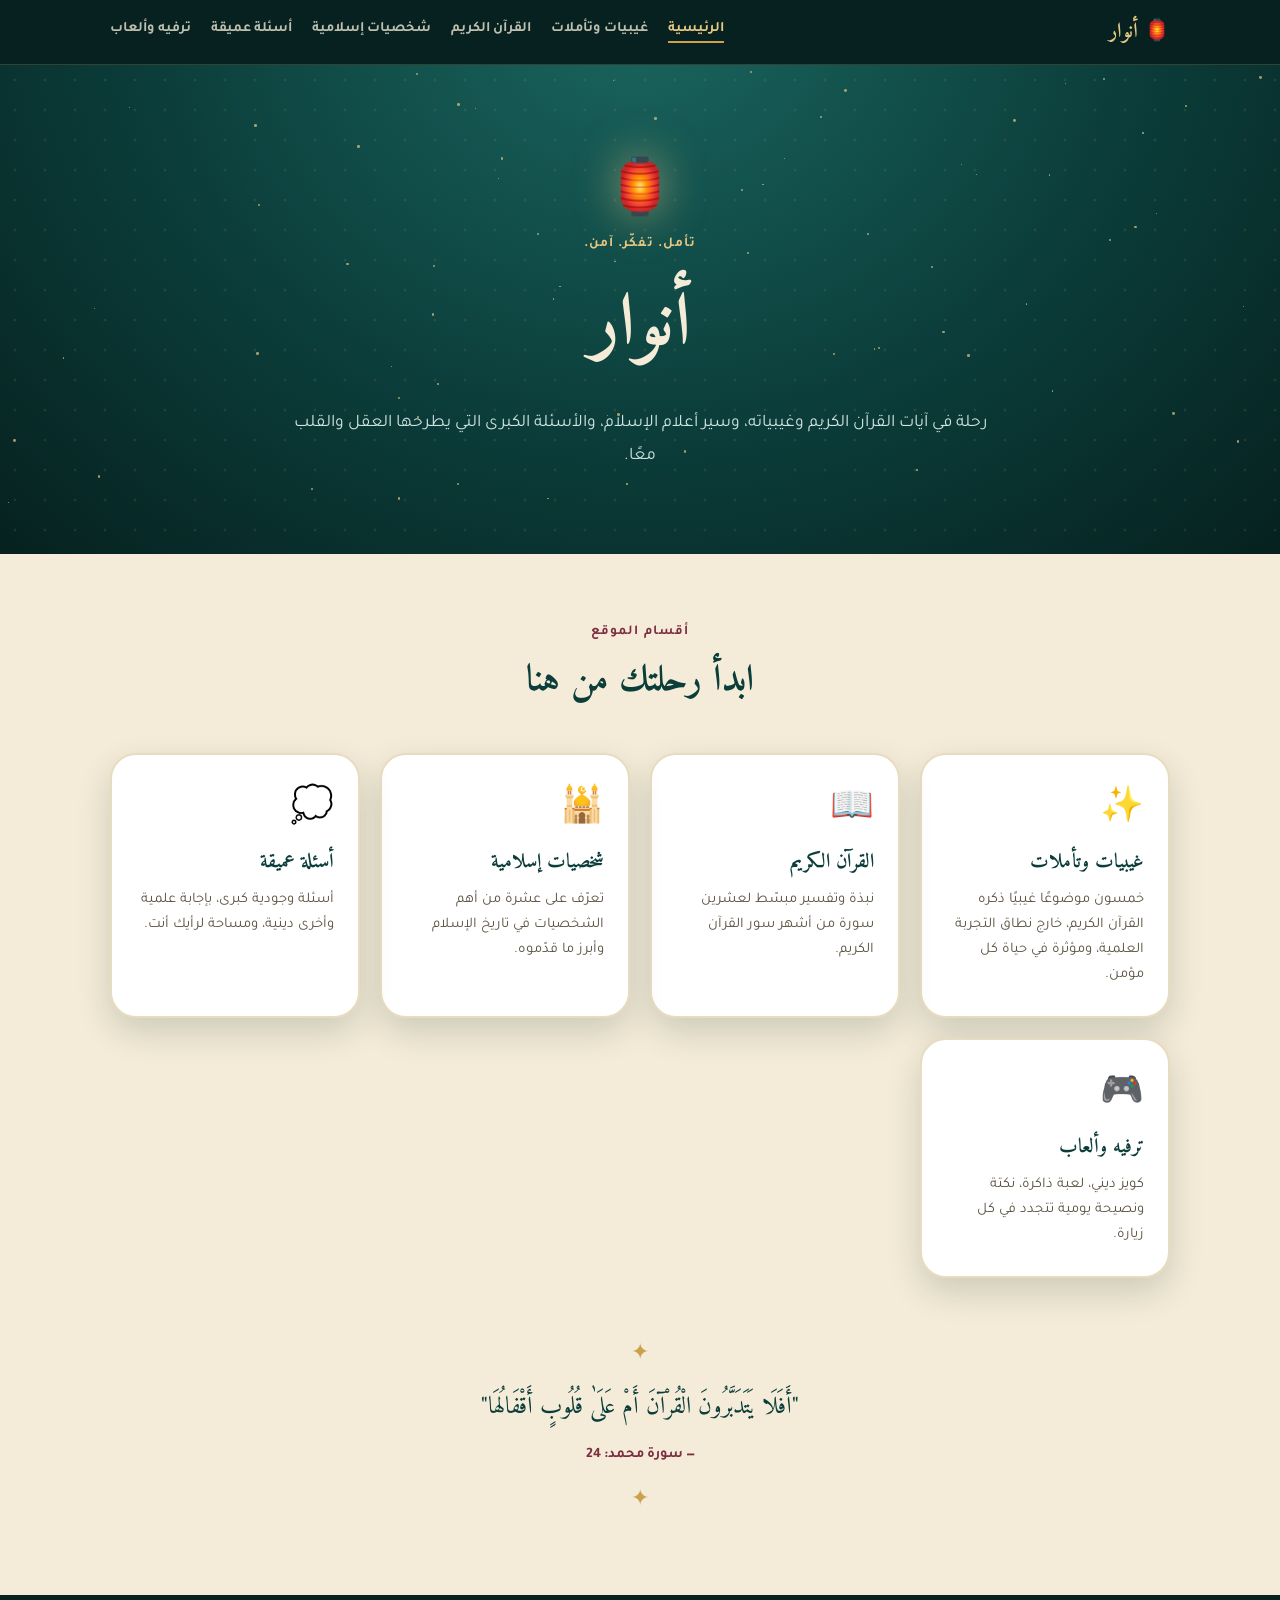
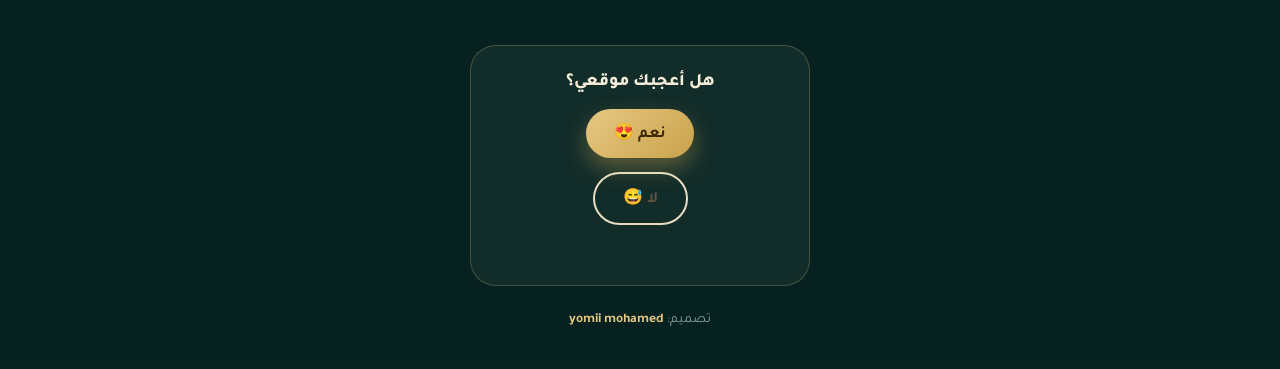
<file: index.html>
<!DOCTYPE html>
<html lang="ar" dir="rtl">
<head>
<meta charset="UTF-8">
<meta name="viewport" content="width=device-width, initial-scale=1.0">
<title>أنوار | تأملات إيمانية وعلمية</title>
<meta name="description" content="موقع أنوار: غيبيات القرآن، تفسير سور مختارة، أهم الشخصيات الإسلامية، أسئلة عميقة، وصفحة ترفيهية تعليمية.">
<link rel="preconnect" href="https://fonts.googleapis.com">
<link rel="preconnect" href="https://fonts.gstatic.com" crossorigin>
<link href="https://fonts.googleapis.com/css2?family=Amiri:wght@400;700&family=Tajawal:wght@400;500;700;800&display=swap" rel="stylesheet">
<link rel="stylesheet" href="style.css">
</head>
<body>

<nav class="navbar">
  <div class="nav-inner">
    <a href="index.html" class="nav-logo">🏮 أنوار</a>
    <div class="nav-links">
      <a href="index.html" class="active">الرئيسية</a>
      <a href="phenomena.html">غيبيات وتأملات</a>
      <a href="quran.html">القرآن الكريم</a>
      <a href="figures.html">شخصيات إسلامية</a>
      <a href="questions.html">أسئلة عميقة</a>
      <a href="fun.html">ترفيه وألعاب</a>
    </div>
  </div>
</nav>

<header class="hero">
  <div class="stars" id="starsLayer"></div>
  <div class="pattern-overlay"></div>
  <div class="hero-content">
    <div class="lantern">🏮</div>
    <p class="eyebrow">تأمل. تفكّر. آمن.</p>
    <h1>أنوار</h1>
    <p class="hero-sub">رحلة في آيات القرآن الكريم وغيبياته، وسير أعلام الإسلام، والأسئلة الكبرى التي يطرحها العقل والقلب معًا.</p>
  </div>
</header>

<main>

  <section class="cards-section">
    <div class="section-head">
      <p class="eyebrow">أقسام الموقع</p>
      <h2>ابدأ رحلتك من هنا</h2>
    </div>

    <div class="nav-cards">
      <a href="phenomena.html" class="nav-card">
        <span class="nav-card-icon">✨</span>
        <h3>غيبيات وتأملات</h3>
        <p>خمسون موضوعًا غيبيًا ذكره القرآن الكريم، خارج نطاق التجربة العلمية، ومؤثرة في حياة كل مؤمن.</p>
      </a>
      <a href="quran.html" class="nav-card">
        <span class="nav-card-icon">📖</span>
        <h3>القرآن الكريم</h3>
        <p>نبذة وتفسير مبسّط لعشرين سورة من أشهر سور القرآن الكريم.</p>
      </a>
      <a href="figures.html" class="nav-card">
        <span class="nav-card-icon">🕌</span>
        <h3>شخصيات إسلامية</h3>
        <p>تعرّف على عشرة من أهم الشخصيات في تاريخ الإسلام وأبرز ما قدّموه.</p>
      </a>
      <a href="questions.html" class="nav-card">
        <span class="nav-card-icon">💭</span>
        <h3>أسئلة عميقة</h3>
        <p>أسئلة وجودية كبرى، بإجابة علمية وأخرى دينية، ومساحة لرأيك أنت.</p>
      </a>
      <a href="fun.html" class="nav-card">
        <span class="nav-card-icon">🎮</span>
        <h3>ترفيه وألعاب</h3>
        <p>كويز ديني، لعبة ذاكرة، نكتة ونصيحة يومية تتجدد في كل زيارة.</p>
      </a>
    </div>
  </section>

  <section class="intro-quote">
    <div class="divider-star">✦</div>
    <blockquote>
      "أَفَلَا يَتَدَبَّرُونَ الْقُرْآنَ أَمْ عَلَىٰ قُلُوبٍ أَقْفَالُهَا"
      <cite>— سورة محمد: 24</cite>
    </blockquote>
    <div class="divider-star">✦</div>
  </section>

</main>

<footer class="site-footer">
  <div class="feedback-widget" id="feedbackBox">
    <p class="feedback-question">هل أعجبك موقعي؟</p>
    <div class="feedback-buttons">
      <button class="btn btn-primary" id="feedbackYes">نعم 😍</button>
      <button class="btn btn-ghost" id="feedbackNo">لا 😅</button>
    </div>
    <p class="feedback-msg" id="feedbackMsg"></p>
  </div>
  <p class="footer-credit">تصميم: <strong>yomii mohamed</strong></p>
</footer>

<script src="script.js"></script>
</body>
</html>
</file>
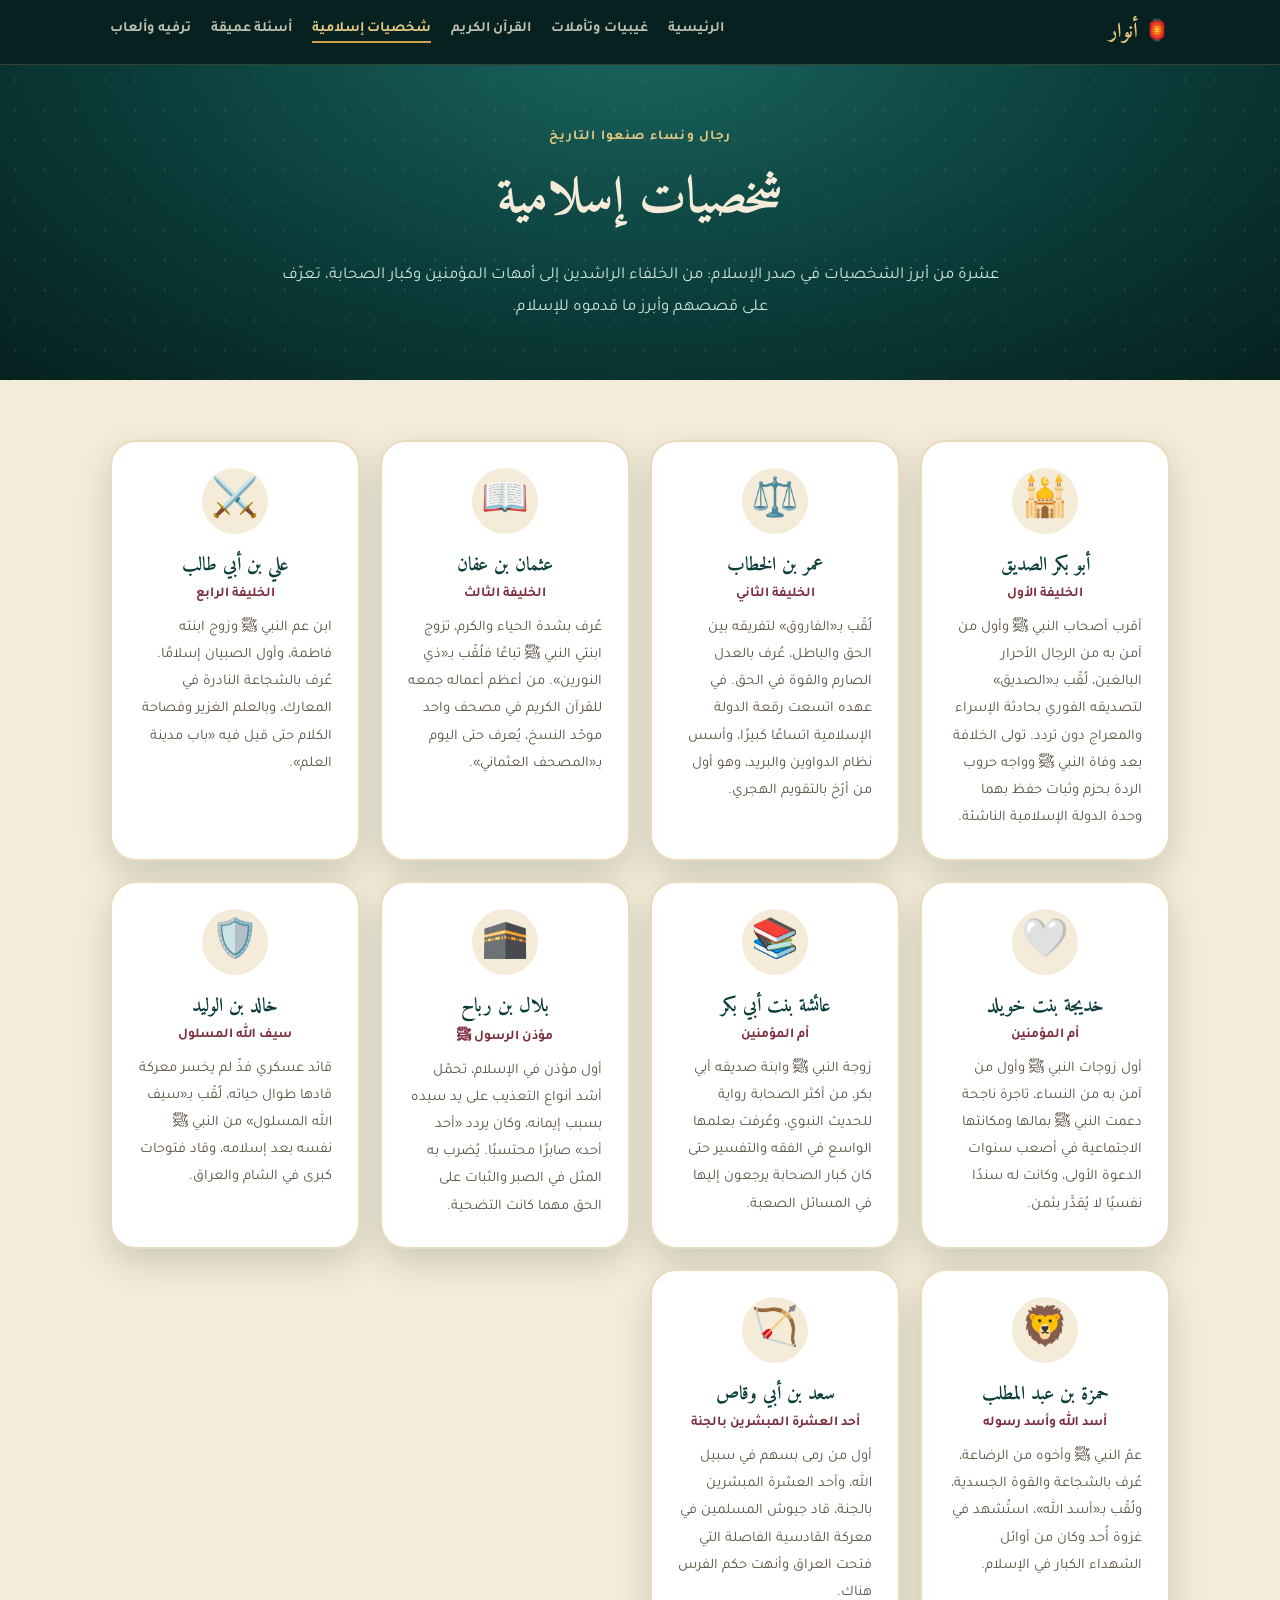
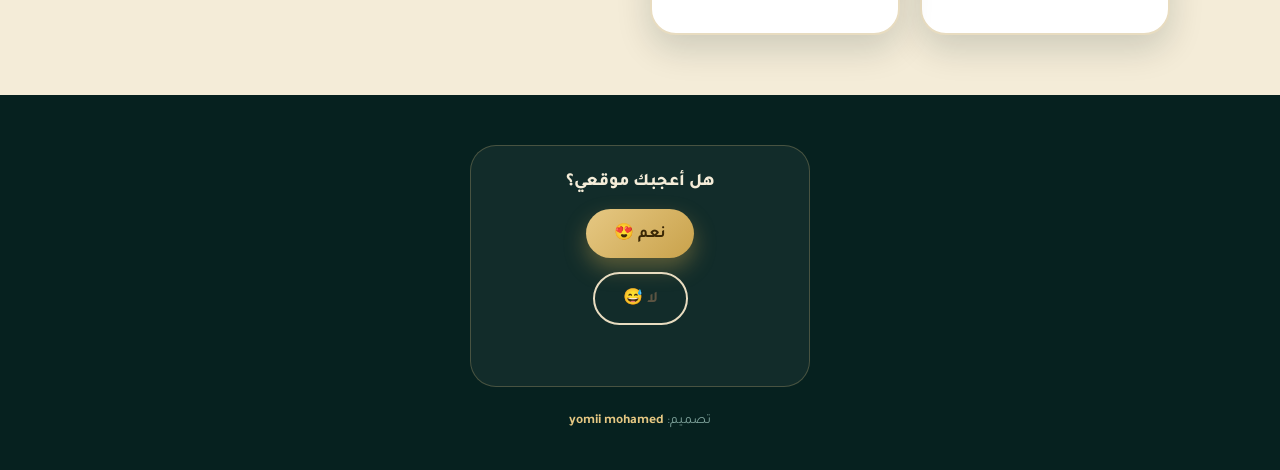
<file: figures.html>
<!DOCTYPE html>
<html lang="ar" dir="rtl">
<head>
<meta charset="UTF-8">
<meta name="viewport" content="width=device-width, initial-scale=1.0">
<title>شخصيات إسلامية | أنوار</title>
<meta name="description" content="تعرّف على عشرة من أهم الشخصيات في تاريخ الإسلام وأبرز ما قدّموه.">
<link rel="preconnect" href="https://fonts.googleapis.com">
<link rel="preconnect" href="https://fonts.gstatic.com" crossorigin>
<link href="https://fonts.googleapis.com/css2?family=Amiri:wght@400;700&family=Tajawal:wght@400;500;700;800&display=swap" rel="stylesheet">
<link rel="stylesheet" href="style.css">
</head>
<body>

<nav class="navbar">
  <div class="nav-inner">
    <a href="index.html" class="nav-logo">🏮 أنوار</a>
    <div class="nav-links">
      <a href="index.html">الرئيسية</a>
      <a href="phenomena.html">غيبيات وتأملات</a>
      <a href="quran.html">القرآن الكريم</a>
      <a href="figures.html" class="active">شخصيات إسلامية</a>
      <a href="questions.html">أسئلة عميقة</a>
      <a href="fun.html">ترفيه وألعاب</a>
    </div>
  </div>
</nav>

<header class="page-header">
  <div class="pattern-overlay"></div>
  <div class="page-header-content">
    <p class="eyebrow">رجال ونساء صنعوا التاريخ</p>
    <h1>شخصيات إسلامية</h1>
    <p class="page-sub">
      عشرة من أبرز الشخصيات في صدر الإسلام: من الخلفاء الراشدين إلى أمهات المؤمنين وكبار الصحابة،
      تعرّف على قصصهم وأبرز ما قدموه للإسلام.
    </p>
  </div>
</header>

<main>
  <section class="section">
    <div class="fig-grid" id="figuresWrap"></div>
  </section>
</main>

<footer class="site-footer">
  <div class="feedback-widget" id="feedbackBox">
    <p class="feedback-question">هل أعجبك موقعي؟</p>
    <div class="feedback-buttons">
      <button class="btn btn-primary" id="feedbackYes">نعم 😍</button>
      <button class="btn btn-ghost" id="feedbackNo">لا 😅</button>
    </div>
    <p class="feedback-msg" id="feedbackMsg"></p>
  </div>
  <p class="footer-credit">تصميم: <strong>yomii mohamed</strong></p>
</footer>

<script src="script.js"></script>
</body>
</html>
</file>
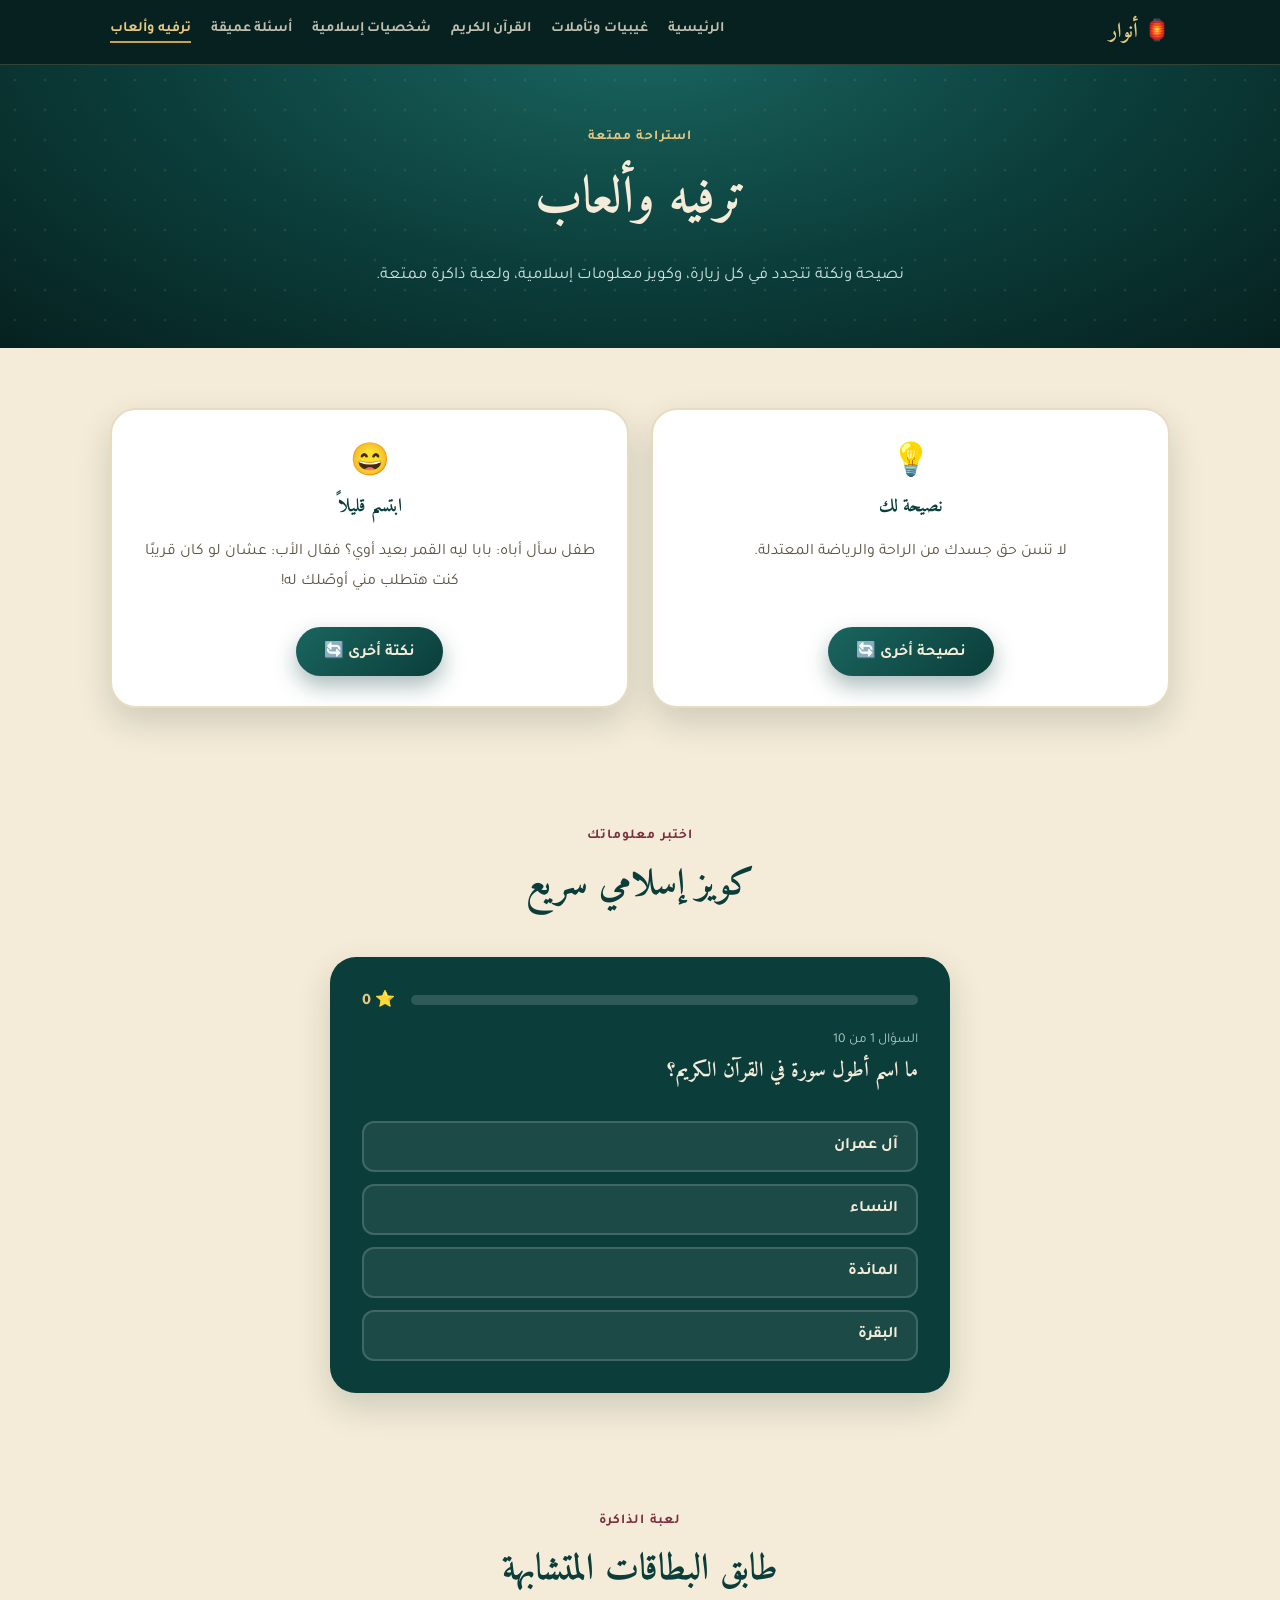
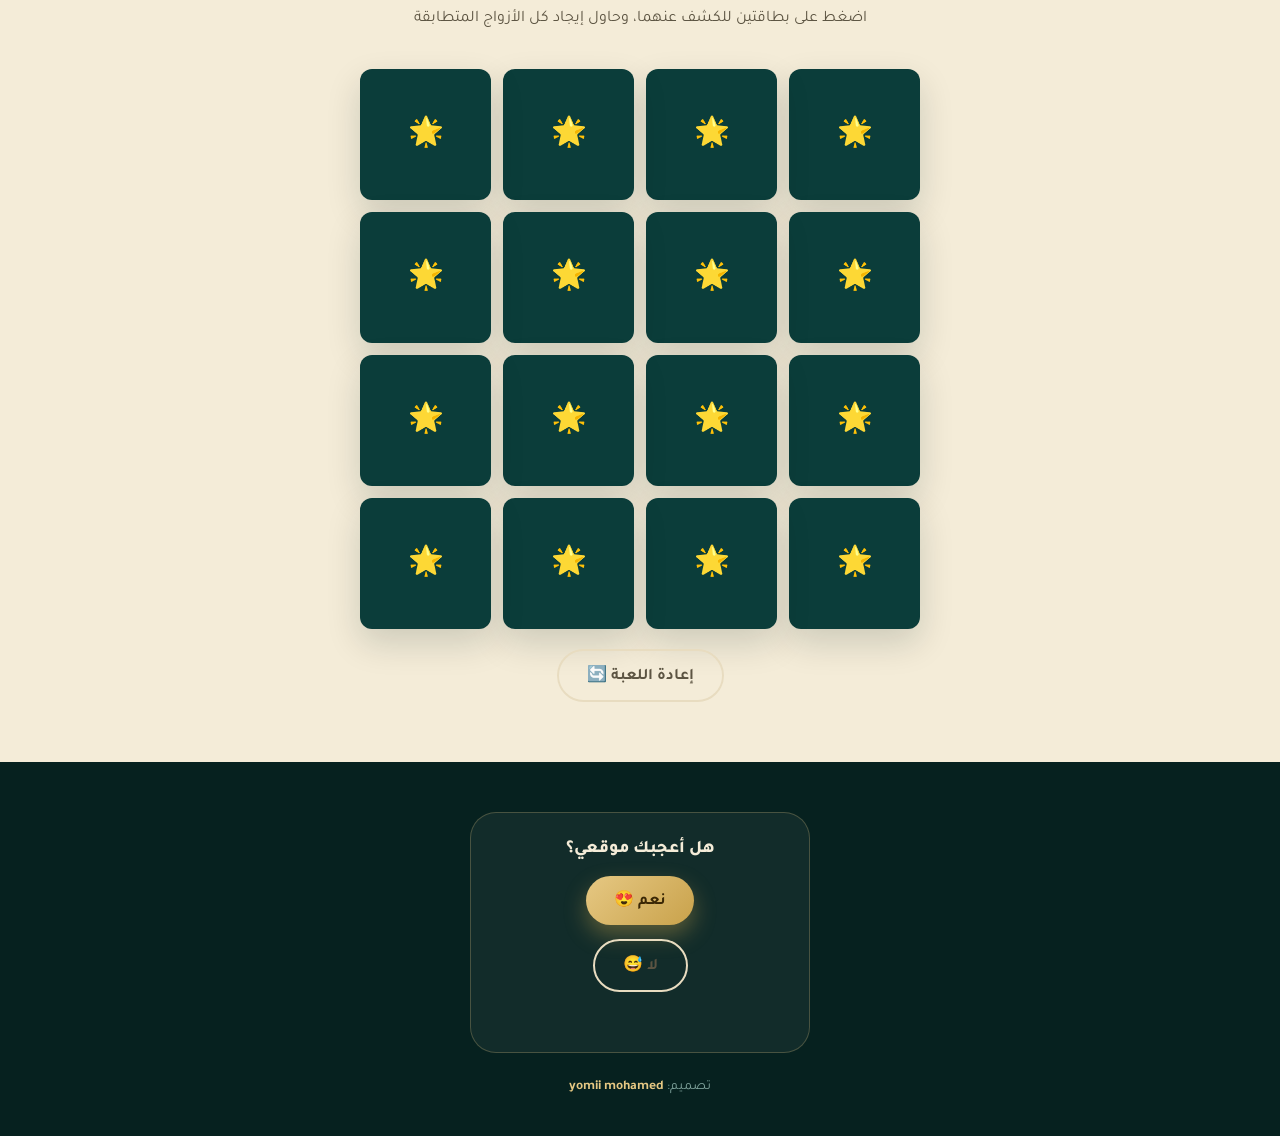
<file: fun.html>
<!DOCTYPE html>
<html lang="ar" dir="rtl">
<head>
<meta charset="UTF-8">
<meta name="viewport" content="width=device-width, initial-scale=1.0">
<title>ترفيه وألعاب | أنوار</title>
<meta name="description" content="كويز ديني، لعبة ذاكرة، نكتة ونصيحة يومية تتجدد في كل زيارة.">
<link rel="preconnect" href="https://fonts.googleapis.com">
<link rel="preconnect" href="https://fonts.gstatic.com" crossorigin>
<link href="https://fonts.googleapis.com/css2?family=Amiri:wght@400;700&family=Tajawal:wght@400;500;700;800&display=swap" rel="stylesheet">
<link rel="stylesheet" href="style.css">
</head>
<body>

<nav class="navbar">
  <div class="nav-inner">
    <a href="index.html" class="nav-logo">🏮 أنوار</a>
    <div class="nav-links">
      <a href="index.html">الرئيسية</a>
      <a href="phenomena.html">غيبيات وتأملات</a>
      <a href="quran.html">القرآن الكريم</a>
      <a href="figures.html">شخصيات إسلامية</a>
      <a href="questions.html">أسئلة عميقة</a>
      <a href="fun.html" class="active">ترفيه وألعاب</a>
    </div>
  </div>
</nav>

<header class="page-header">
  <div class="pattern-overlay"></div>
  <div class="page-header-content">
    <p class="eyebrow">استراحة ممتعة</p>
    <h1>ترفيه وألعاب</h1>
    <p class="page-sub">نصيحة ونكتة تتجدد في كل زيارة، وكويز معلومات إسلامية، ولعبة ذاكرة ممتعة.</p>
  </div>
</header>

<main>

  <!-- نصيحة اليوم ونكتة -->
  <section class="section">
    <div class="tip-joke-grid">
      <div class="tip-card">
        <p class="tip-icon">💡</p>
        <h3>نصيحة لك</h3>
        <p class="tip-text" id="adviceBox">...</p>
        <button class="btn btn-secondary" id="adviceBtn">نصيحة أخرى 🔄</button>
      </div>
      <div class="tip-card joke-card">
        <p class="tip-icon">😄</p>
        <h3>ابتسم قليلاً</h3>
        <p class="tip-text" id="jokeBox">...</p>
        <button class="btn btn-secondary" id="jokeBtn">نكتة أخرى 🔄</button>
      </div>
    </div>
  </section>

  <!-- كويز معلومات إسلامية -->
  <section class="section quiz-section">
    <div class="section-head">
      <p class="eyebrow">اختبر معلوماتك</p>
      <h2>كويز إسلامي سريع</h2>
    </div>

    <div class="quiz-card" id="quizCard">
      <div class="quiz-top">
        <div class="quiz-progress">
          <div class="quiz-progress-bar" id="quizProgressBar"></div>
        </div>
        <div class="quiz-score">⭐ <span id="quizScore">0</span></div>
      </div>

      <div id="quizBody">
        <p class="quiz-q-count" id="quizQCount">السؤال 1 من 10</p>
        <h3 class="quiz-question" id="quizQuestion">...</h3>
        <div class="quiz-options" id="quizOptions"></div>
      </div>

      <div id="quizEnd" class="quiz-end hidden">
        <div class="quiz-end-icon">🏆</div>
        <h3>انتهى الاختبار!</h3>
        <p id="quizEndMsg"></p>
        <button class="btn btn-primary" id="quizRestart">حاول مرة أخرى 🔁</button>
      </div>
    </div>
  </section>

  <!-- لعبة الذاكرة -->
  <section class="section game-section">
    <div class="section-head">
      <p class="eyebrow">لعبة الذاكرة</p>
      <h2>طابق البطاقات المتشابهة</h2>
      <p class="section-sub">اضغط على بطاقتين للكشف عنهما، وحاول إيجاد كل الأزواج المتطابقة</p>
    </div>

    <div class="memory-wrap">
      <div class="memory-board" id="memoryBoard"></div>
      <div class="memory-win hidden" id="memoryWin">🎉 أحسنت! لقد طابقت كل البطاقات بنجاح</div>
      <div class="game-actions">
        <button class="btn btn-ghost" id="memoryReset">إعادة اللعبة 🔄</button>
      </div>
    </div>
  </section>

</main>

<footer class="site-footer">
  <div class="feedback-widget" id="feedbackBox">
    <p class="feedback-question">هل أعجبك موقعي؟</p>
    <div class="feedback-buttons">
      <button class="btn btn-primary" id="feedbackYes">نعم 😍</button>
      <button class="btn btn-ghost" id="feedbackNo">لا 😅</button>
    </div>
    <p class="feedback-msg" id="feedbackMsg"></p>
  </div>
  <p class="footer-credit">تصميم: <strong>yomii mohamed</strong></p>
</footer>

<script src="script.js"></script>
</body>
</html>
</file>
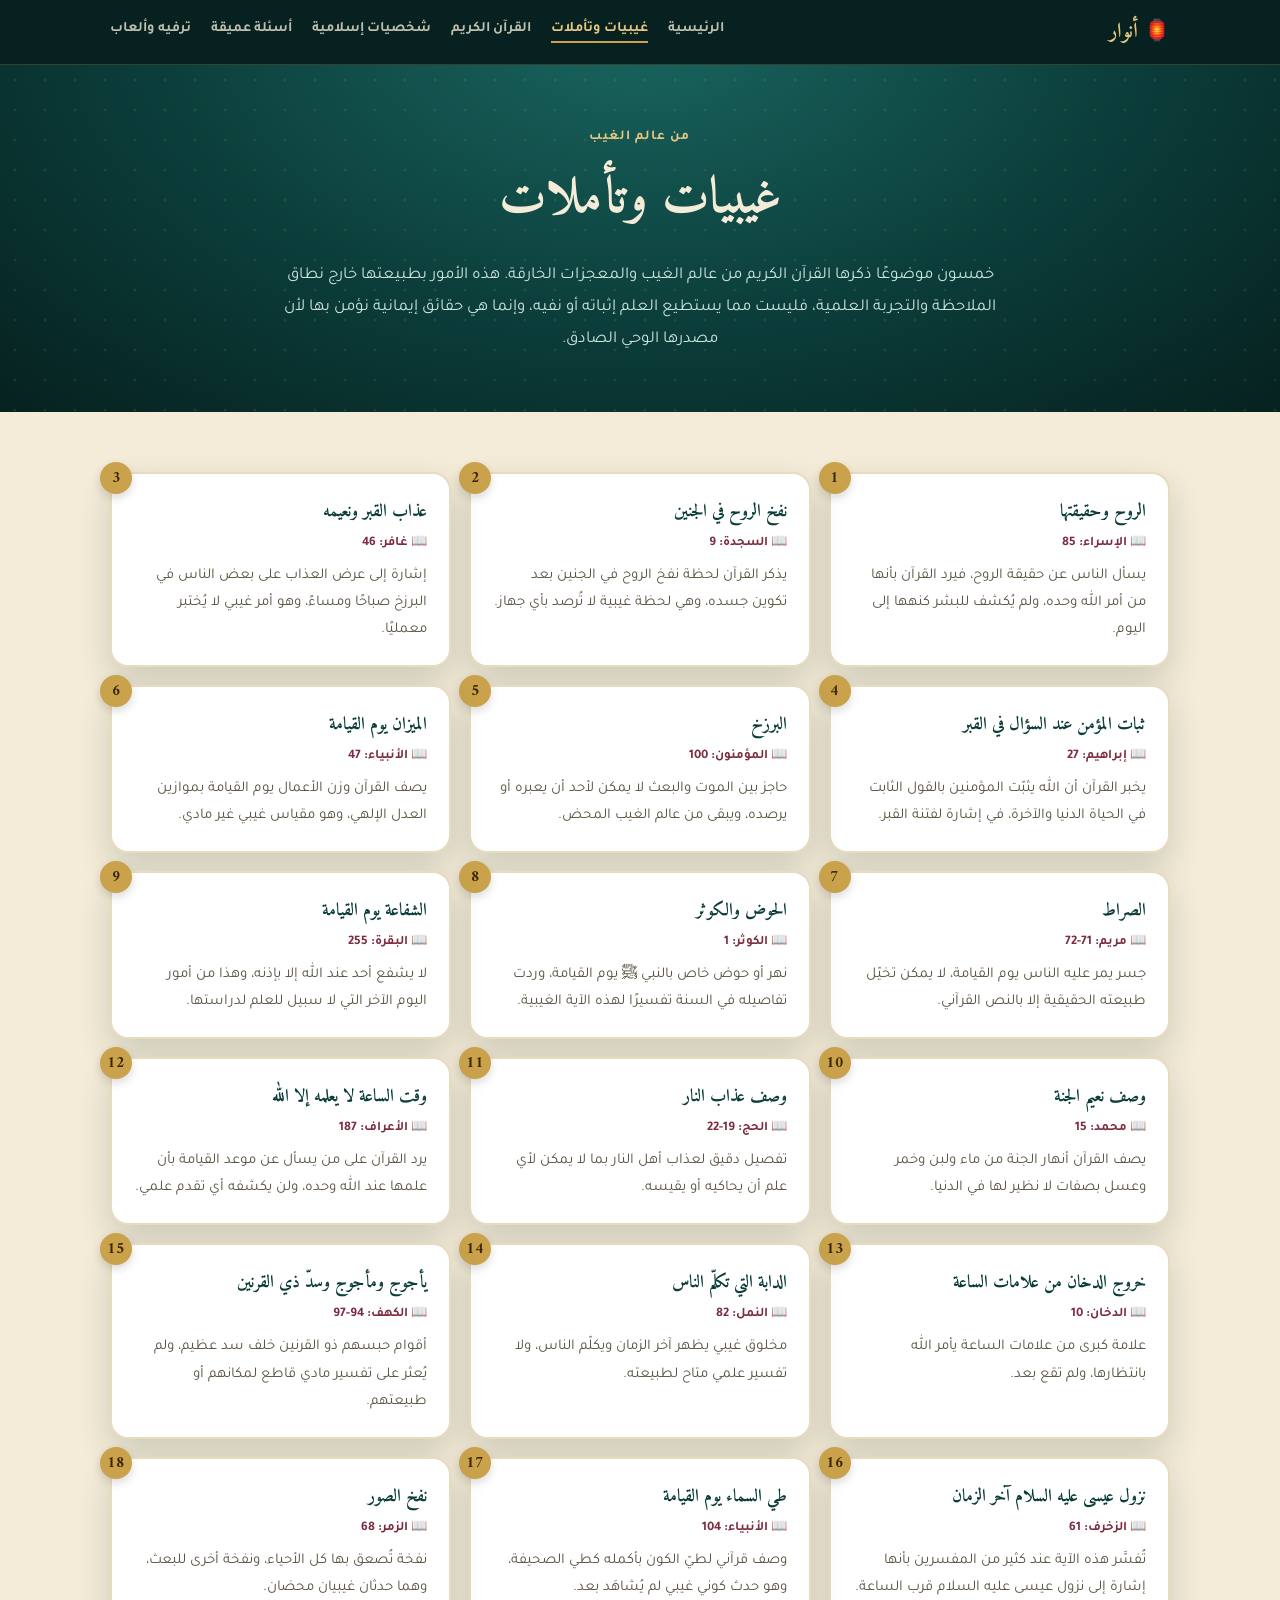
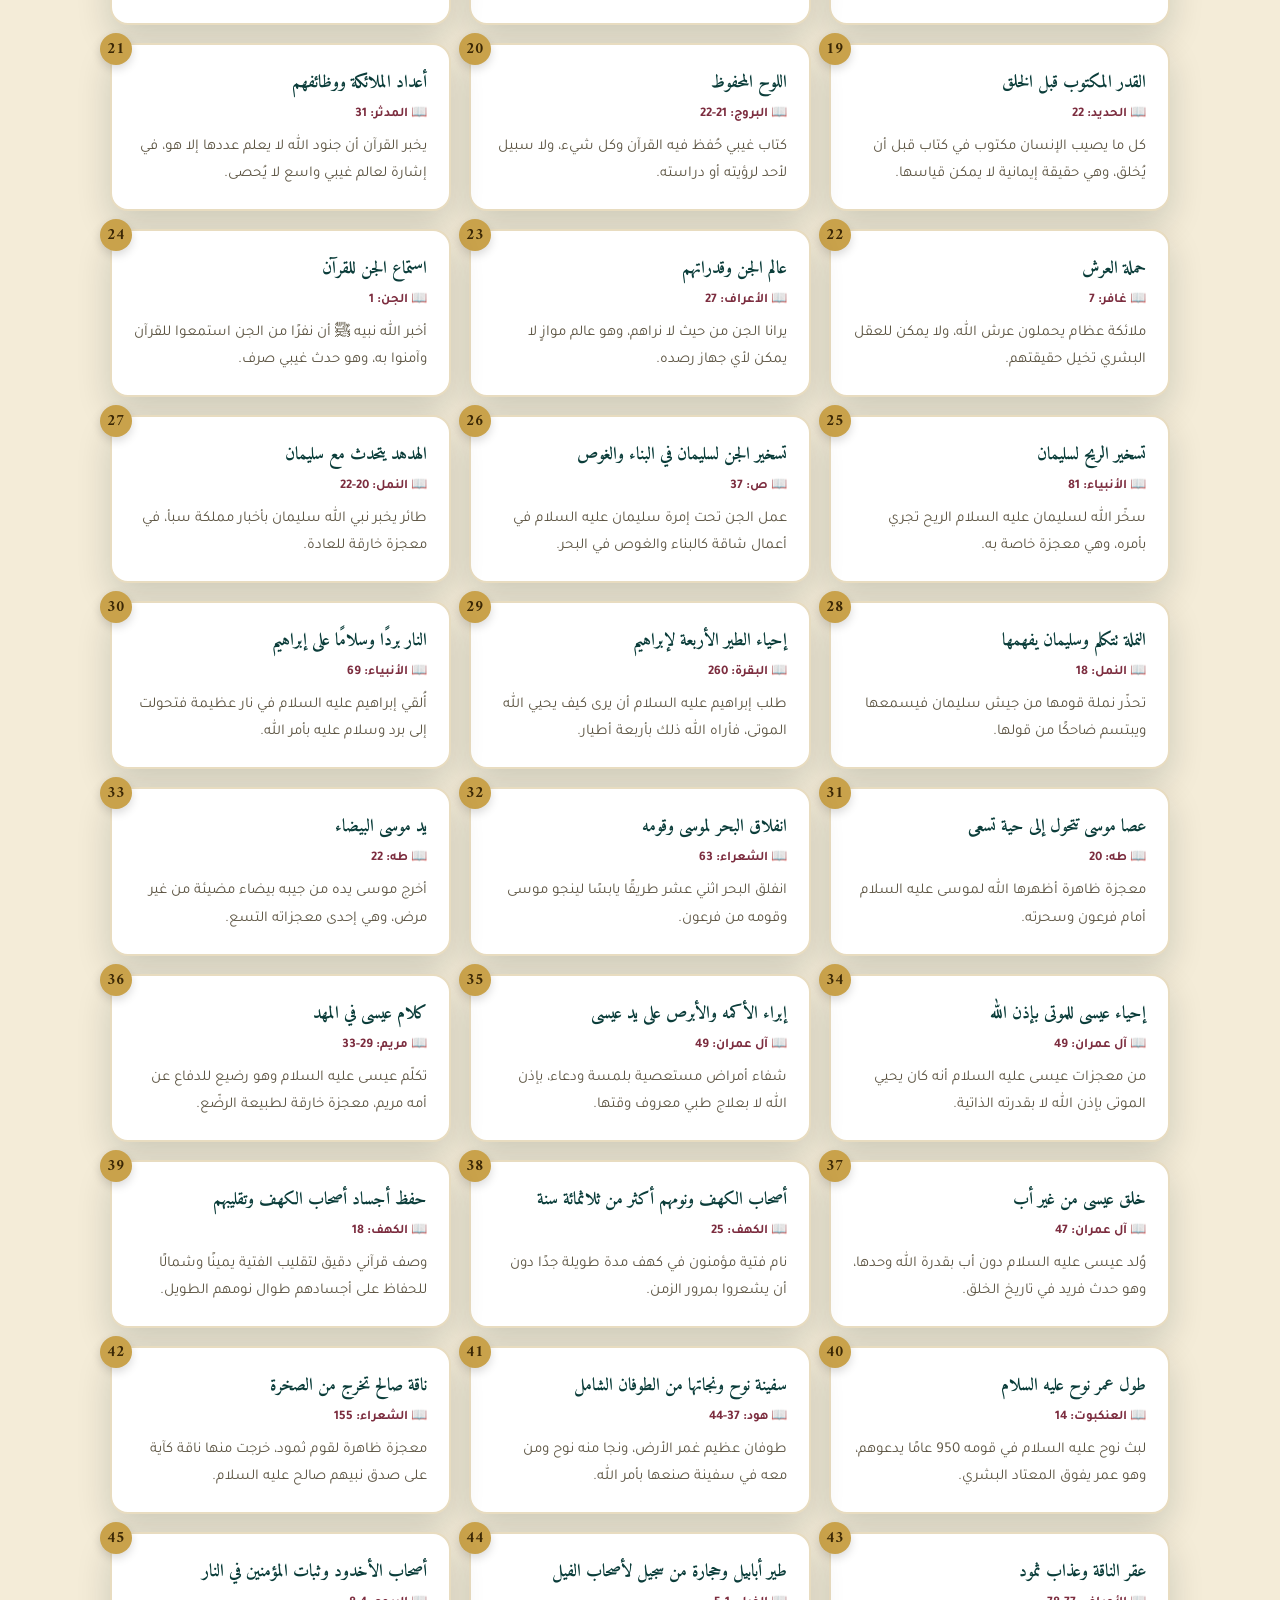
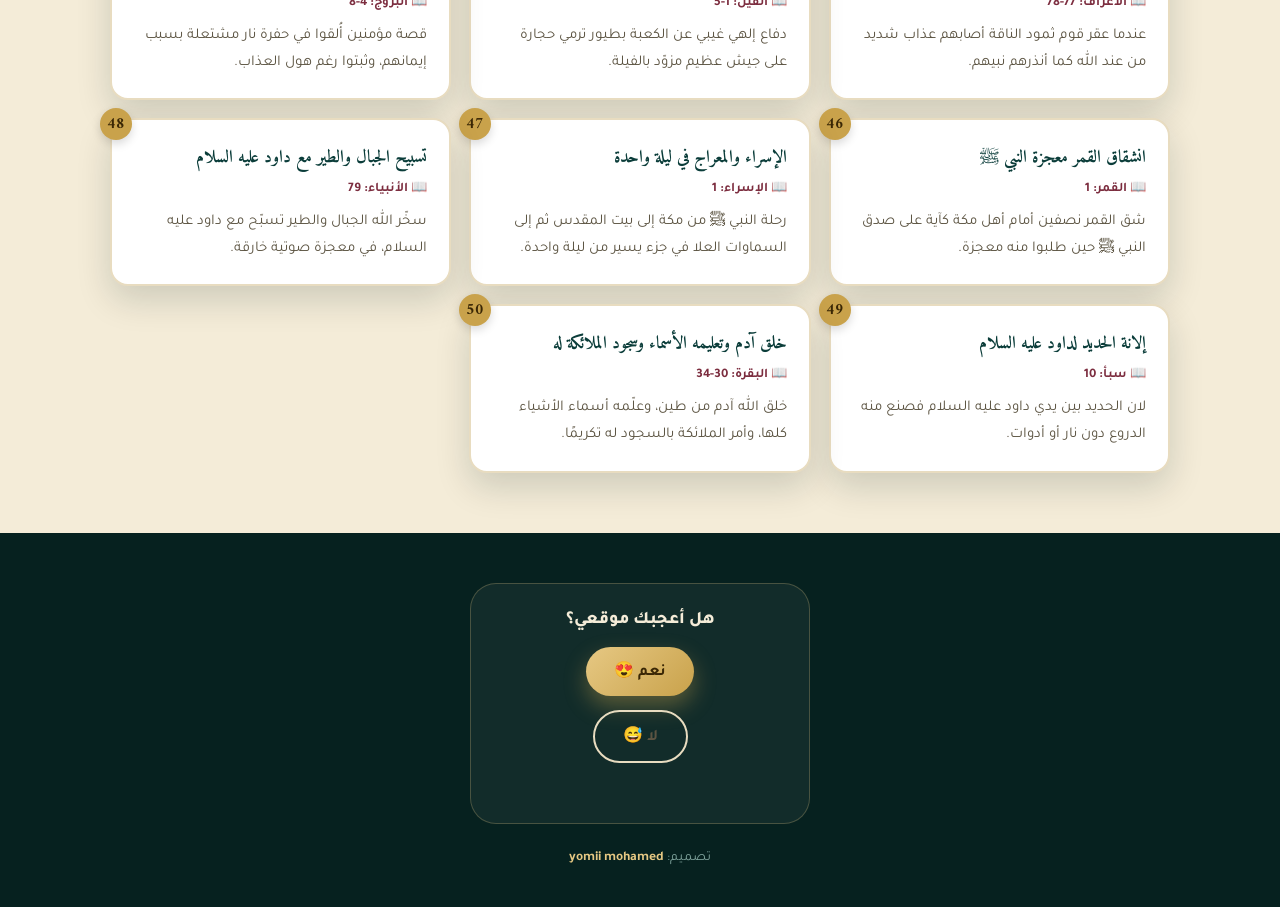
<file: phenomena.html>
<!DOCTYPE html>
<html lang="ar" dir="rtl">
<head>
<meta charset="UTF-8">
<meta name="viewport" content="width=device-width, initial-scale=1.0">
<title>غيبيات وتأملات | أنوار</title>
<meta name="description" content="خمسون موضوعًا غيبيًا ذكره القرآن الكريم، خارج نطاق التجربة العلمية.">
<link rel="preconnect" href="https://fonts.googleapis.com">
<link rel="preconnect" href="https://fonts.gstatic.com" crossorigin>
<link href="https://fonts.googleapis.com/css2?family=Amiri:wght@400;700&family=Tajawal:wght@400;500;700;800&display=swap" rel="stylesheet">
<link rel="stylesheet" href="style.css">
</head>
<body>

<nav class="navbar">
  <div class="nav-inner">
    <a href="index.html" class="nav-logo">🏮 أنوار</a>
    <div class="nav-links">
      <a href="index.html">الرئيسية</a>
      <a href="phenomena.html" class="active">غيبيات وتأملات</a>
      <a href="quran.html">القرآن الكريم</a>
      <a href="figures.html">شخصيات إسلامية</a>
      <a href="questions.html">أسئلة عميقة</a>
      <a href="fun.html">ترفيه وألعاب</a>
    </div>
  </div>
</nav>

<header class="page-header">
  <div class="pattern-overlay"></div>
  <div class="page-header-content">
    <p class="eyebrow">من عالم الغيب</p>
    <h1>غيبيات وتأملات</h1>
    <p class="page-sub">
      خمسون موضوعًا ذكرها القرآن الكريم من عالم الغيب والمعجزات الخارقة. هذه الأمور بطبيعتها
      خارج نطاق الملاحظة والتجربة العلمية، فليست مما يستطيع العلم إثباته أو نفيه، وإنما هي
      حقائق إيمانية نؤمن بها لأن مصدرها الوحي الصادق.
    </p>
  </div>
</header>

<main>
  <section class="section">
    <div class="ph-grid" id="phenomenaWrap"></div>
  </section>
</main>

<footer class="site-footer">
  <div class="feedback-widget" id="feedbackBox">
    <p class="feedback-question">هل أعجبك موقعي؟</p>
    <div class="feedback-buttons">
      <button class="btn btn-primary" id="feedbackYes">نعم 😍</button>
      <button class="btn btn-ghost" id="feedbackNo">لا 😅</button>
    </div>
    <p class="feedback-msg" id="feedbackMsg"></p>
  </div>
  <p class="footer-credit">تصميم: <strong>yomii mohamed</strong></p>
</footer>

<script src="script.js"></script>
</body>
</html>
</file>
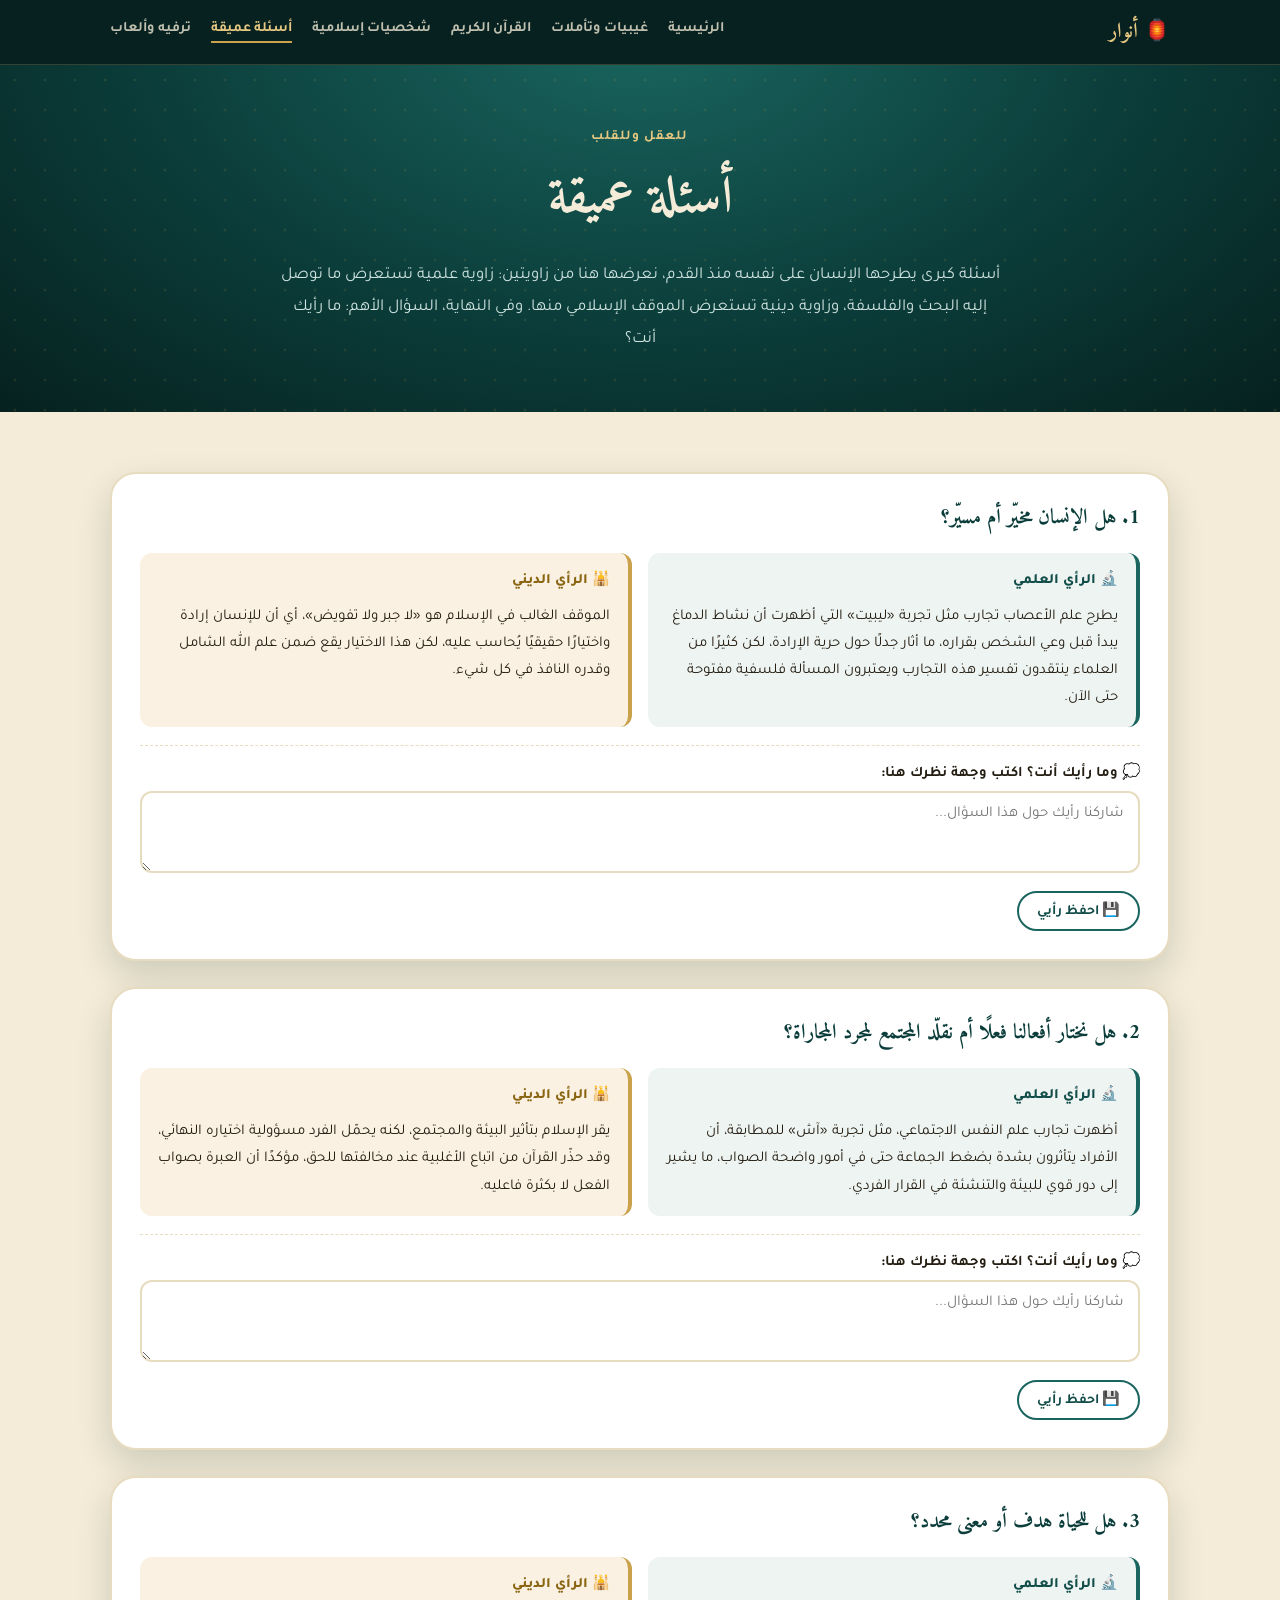
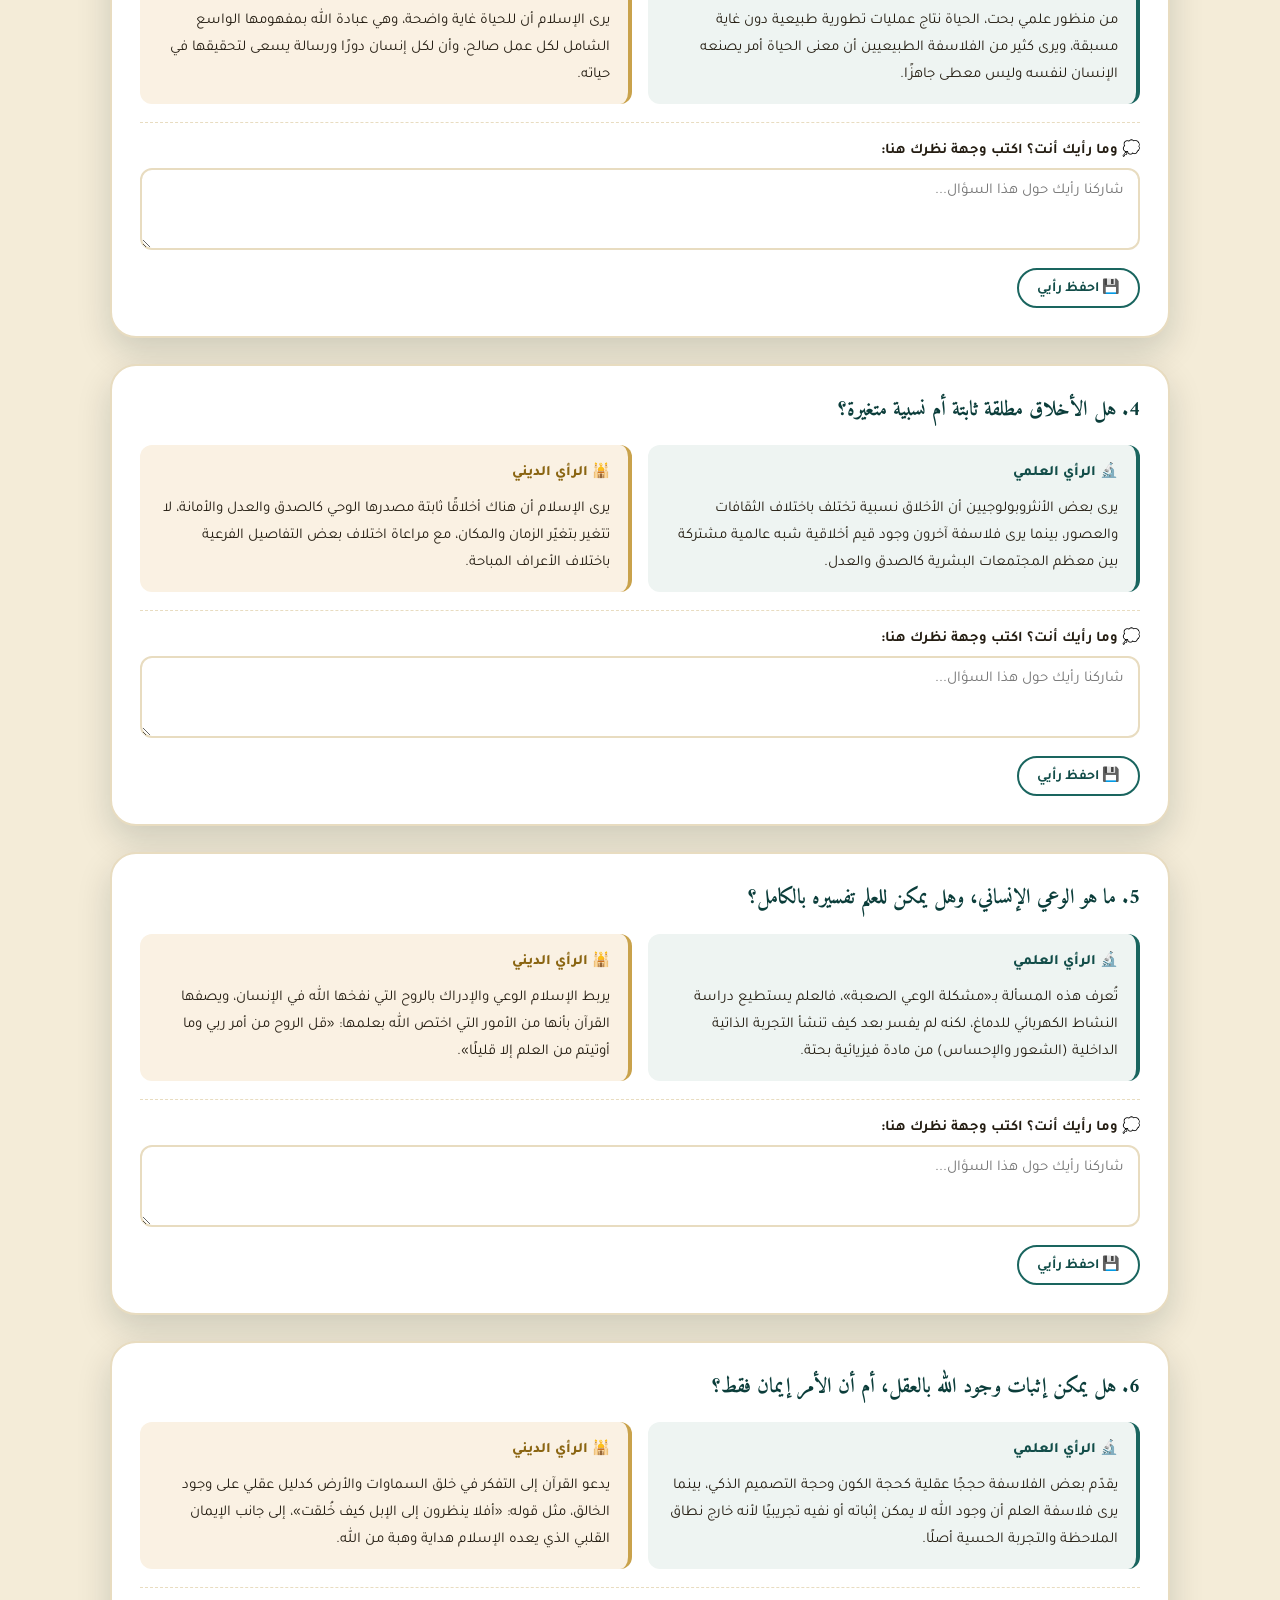
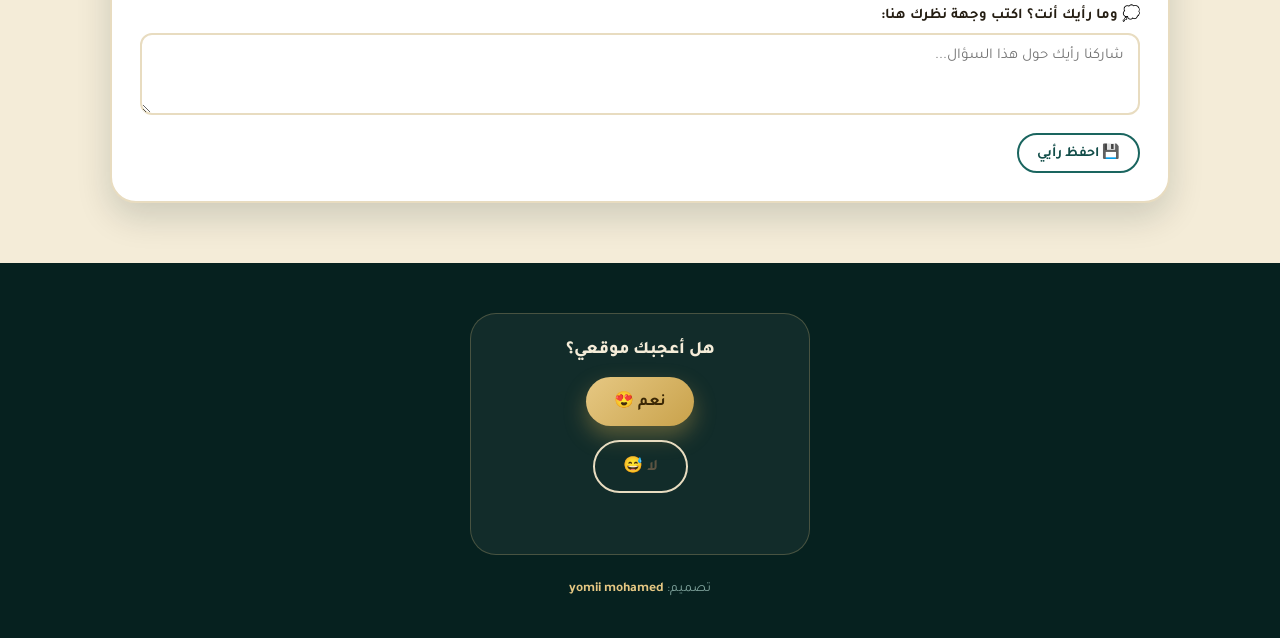
<file: questions.html>
<!DOCTYPE html>
<html lang="ar" dir="rtl">
<head>
<meta charset="UTF-8">
<meta name="viewport" content="width=device-width, initial-scale=1.0">
<title>أسئلة عميقة | أنوار</title>
<meta name="description" content="أسئلة وجودية كبرى بإجابة علمية وأخرى دينية، ومساحة لرأيك أنت.">
<link rel="preconnect" href="https://fonts.googleapis.com">
<link rel="preconnect" href="https://fonts.gstatic.com" crossorigin>
<link href="https://fonts.googleapis.com/css2?family=Amiri:wght@400;700&family=Tajawal:wght@400;500;700;800&display=swap" rel="stylesheet">
<link rel="stylesheet" href="style.css">
</head>
<body>

<nav class="navbar">
  <div class="nav-inner">
    <a href="index.html" class="nav-logo">🏮 أنوار</a>
    <div class="nav-links">
      <a href="index.html">الرئيسية</a>
      <a href="phenomena.html">غيبيات وتأملات</a>
      <a href="quran.html">القرآن الكريم</a>
      <a href="figures.html">شخصيات إسلامية</a>
      <a href="questions.html" class="active">أسئلة عميقة</a>
      <a href="fun.html">ترفيه وألعاب</a>
    </div>
  </div>
</nav>

<header class="page-header">
  <div class="pattern-overlay"></div>
  <div class="page-header-content">
    <p class="eyebrow">للعقل وللقلب</p>
    <h1>أسئلة عميقة</h1>
    <p class="page-sub">
      أسئلة كبرى يطرحها الإنسان على نفسه منذ القدم، نعرضها هنا من زاويتين: زاوية علمية
      تستعرض ما توصل إليه البحث والفلسفة، وزاوية دينية تستعرض الموقف الإسلامي منها.
      وفي النهاية، السؤال الأهم: ما رأيك أنت؟
    </p>
  </div>
</header>

<main>
  <section class="section">
    <div class="q-list" id="questionsWrap"></div>
  </section>
</main>

<footer class="site-footer">
  <div class="feedback-widget" id="feedbackBox">
    <p class="feedback-question">هل أعجبك موقعي؟</p>
    <div class="feedback-buttons">
      <button class="btn btn-primary" id="feedbackYes">نعم 😍</button>
      <button class="btn btn-ghost" id="feedbackNo">لا 😅</button>
    </div>
    <p class="feedback-msg" id="feedbackMsg"></p>
  </div>
  <p class="footer-credit">تصميم: <strong>yomii mohamed</strong></p>
</footer>

<script src="script.js"></script>
</body>
</html>
</file>
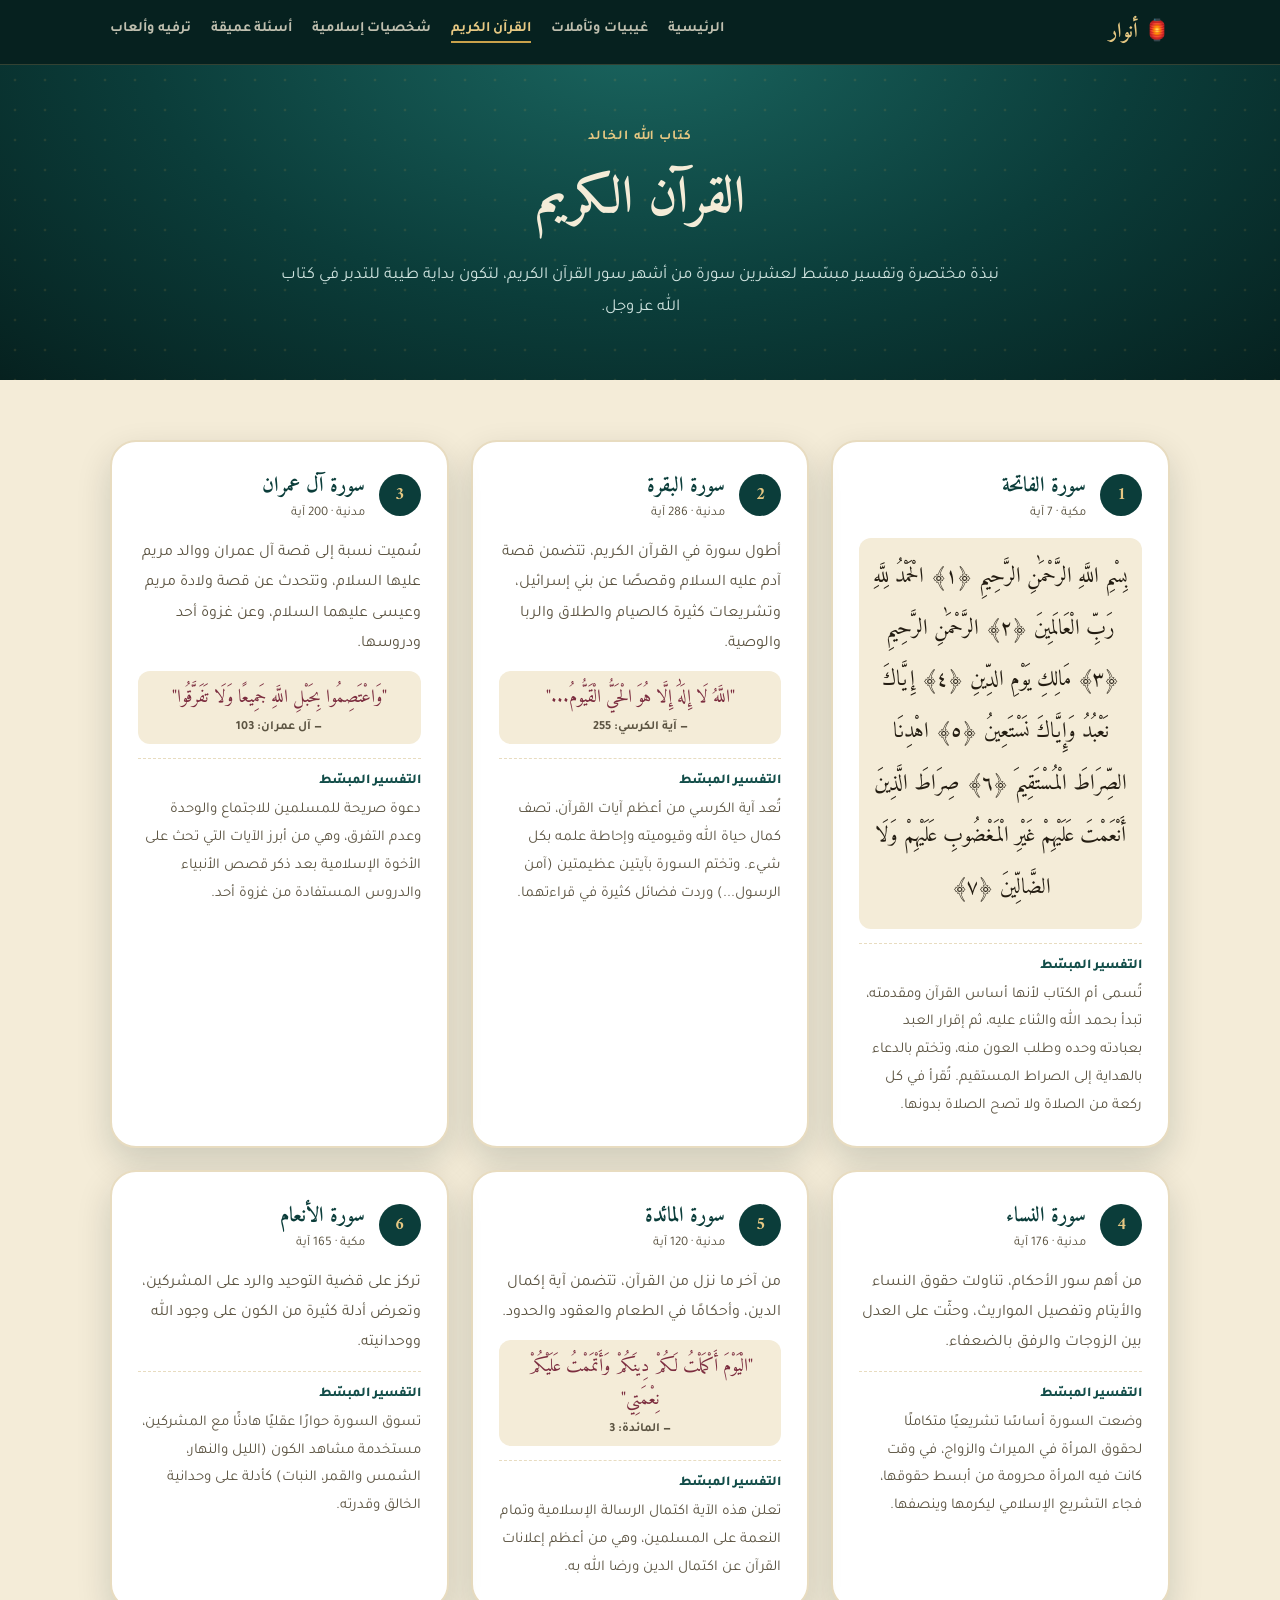
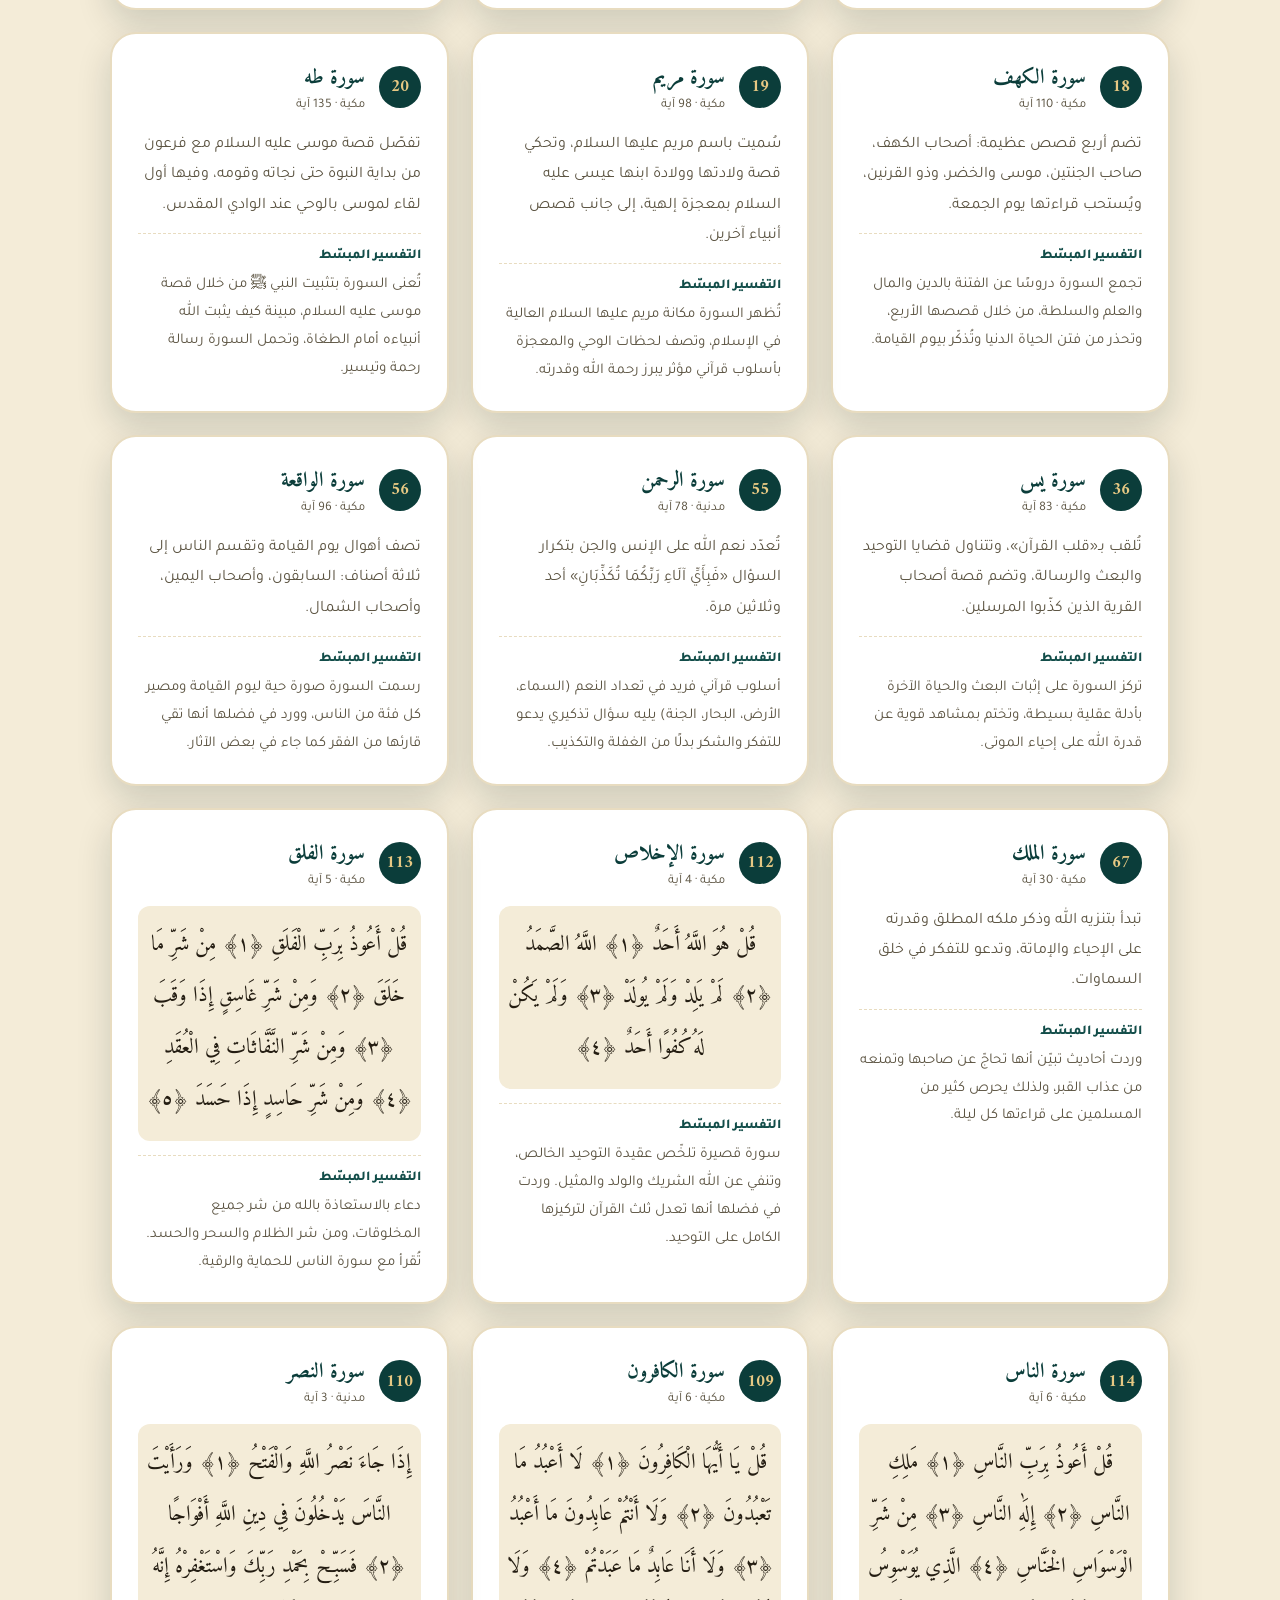
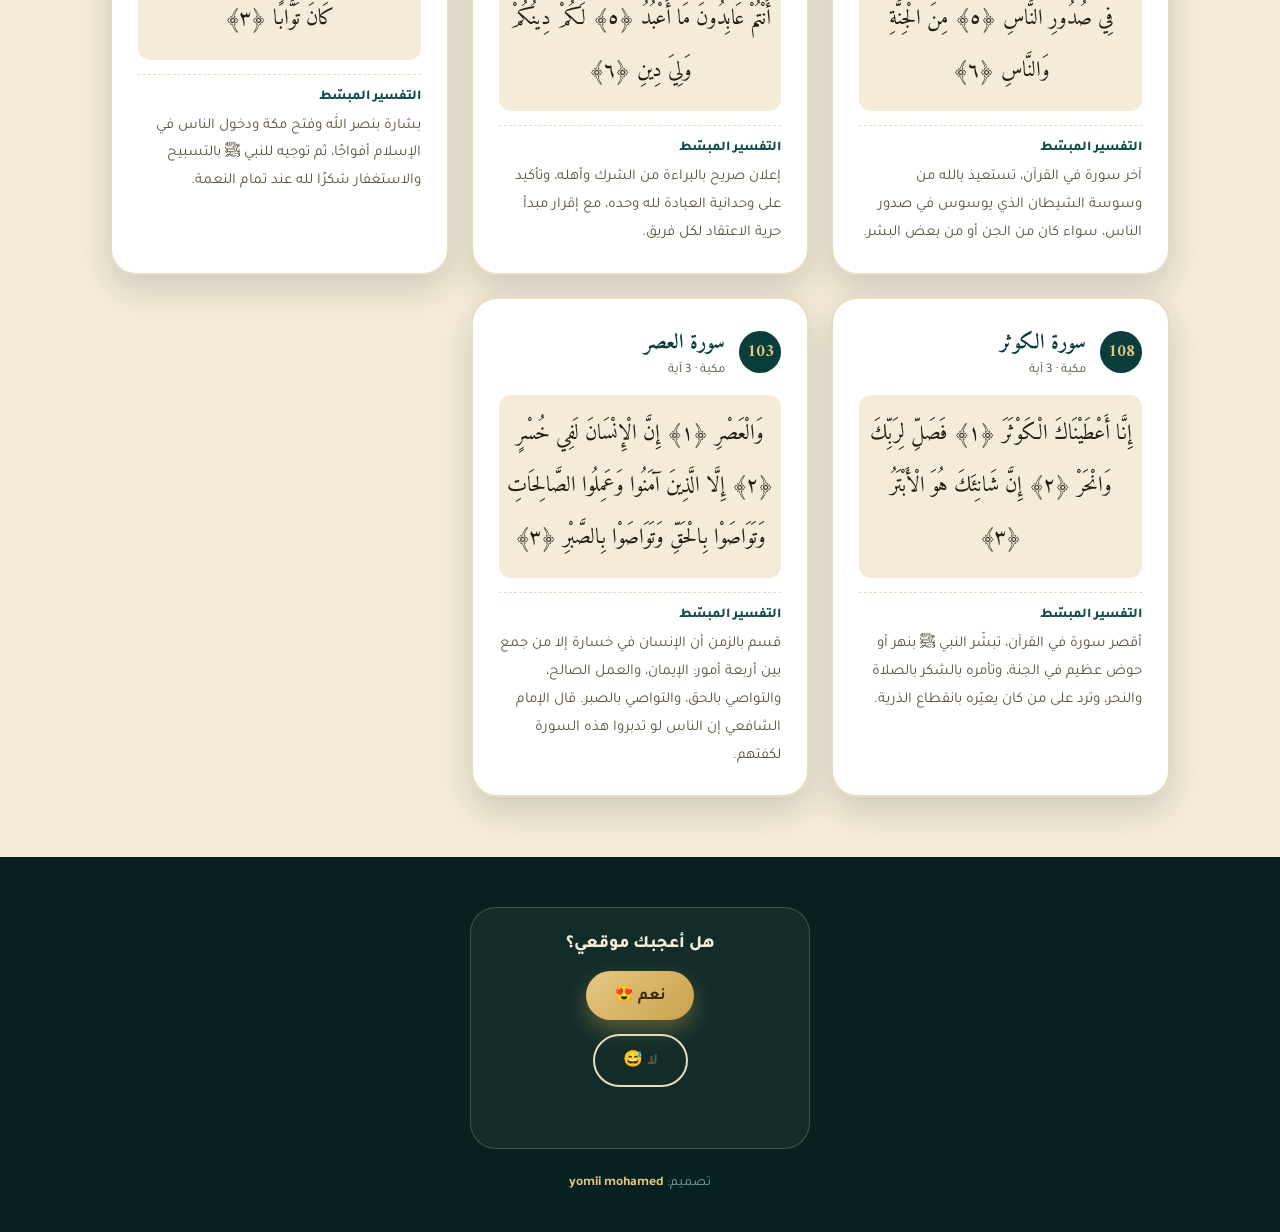
<file: quran.html>
<!DOCTYPE html>
<html lang="ar" dir="rtl">
<head>
<meta charset="UTF-8">
<meta name="viewport" content="width=device-width, initial-scale=1.0">
<title>القرآن الكريم | أنوار</title>
<meta name="description" content="نبذة وتفسير مبسّط لعشرين سورة من أشهر سور القرآن الكريم.">
<link rel="preconnect" href="https://fonts.googleapis.com">
<link rel="preconnect" href="https://fonts.gstatic.com" crossorigin>
<link href="https://fonts.googleapis.com/css2?family=Amiri:wght@400;700&family=Tajawal:wght@400;500;700;800&display=swap" rel="stylesheet">
<link rel="stylesheet" href="style.css">
</head>
<body>

<nav class="navbar">
  <div class="nav-inner">
    <a href="index.html" class="nav-logo">🏮 أنوار</a>
    <div class="nav-links">
      <a href="index.html">الرئيسية</a>
      <a href="phenomena.html">غيبيات وتأملات</a>
      <a href="quran.html" class="active">القرآن الكريم</a>
      <a href="figures.html">شخصيات إسلامية</a>
      <a href="questions.html">أسئلة عميقة</a>
      <a href="fun.html">ترفيه وألعاب</a>
    </div>
  </div>
</nav>

<header class="page-header">
  <div class="pattern-overlay"></div>
  <div class="page-header-content">
    <p class="eyebrow">كتاب الله الخالد</p>
    <h1>القرآن الكريم</h1>
    <p class="page-sub">
      نبذة مختصرة وتفسير مبسّط لعشرين سورة من أشهر سور القرآن الكريم، لتكون بداية طيبة
      للتدبر في كتاب الله عز وجل.
    </p>
  </div>
</header>

<main>
  <section class="section">
    <div class="surah-grid" id="quranWrap"></div>
  </section>
</main>

<footer class="site-footer">
  <div class="feedback-widget" id="feedbackBox">
    <p class="feedback-question">هل أعجبك موقعي؟</p>
    <div class="feedback-buttons">
      <button class="btn btn-primary" id="feedbackYes">نعم 😍</button>
      <button class="btn btn-ghost" id="feedbackNo">لا 😅</button>
    </div>
    <p class="feedback-msg" id="feedbackMsg"></p>
  </div>
  <p class="footer-credit">تصميم: <strong>yomii mohamed</strong></p>
</footer>

<script src="script.js"></script>
</body>
</html>
</file>
<file: style.css>
/* =========================================================
   موقع "أنوار" — التنسيقات المشتركة لكل الصفحات
   ========================================================= */

:root{
  --emerald-950:#06211f;
  --emerald-900:#0b3d3a;
  --emerald-800:#124d49;
  --emerald-700:#1a655f;
  --gold:#c9a24b;
  --gold-light:#e6c883;
  --maroon:#7c2d3f;
  --maroon-light:#a6455b;
  --parchment:#f4ecd8;
  --parchment-dark:#e8dcc0;
  --ink:#241d12;
  --ink-soft:#5c5442;

  --font-display:"Amiri", serif;
  --font-body:"Tajawal", sans-serif;

  --radius-lg:26px;
  --radius-md:18px;
  --radius-sm:12px;
  --shadow-soft:0 14px 34px rgba(6,33,31,.16);
}

*{box-sizing:border-box;}
html{scroll-behavior:smooth;}
body{
  margin:0;
  font-family:var(--font-body);
  background:var(--parchment);
  color:var(--ink);
  overflow-x:hidden;
}
h1,h2,h3{font-family:var(--font-display); margin:0; font-weight:700;}
p{margin:0;}
.hidden{display:none !important;}
a{color:inherit; text-decoration:none;}
button{font-family:var(--font-body); cursor:pointer;}

a:focus-visible, button:focus-visible, textarea:focus-visible{
  outline:3px solid var(--gold);
  outline-offset:2px;
}

@media (prefers-reduced-motion: reduce){
  *{animation-duration:.001ms !important; animation-iteration-count:1 !important; transition-duration:.001ms !important; scroll-behavior:auto !important;}
}

/* ===================== زخرفة نجمية مشتركة (نمط هندسي إسلامي خفيف) ===================== */
.pattern-overlay{
  position:absolute;
  inset:0;
  opacity:.14;
  background-image:
    radial-gradient(circle, var(--gold) 1.5px, transparent 1.6px);
  background-size:30px 30px;
  pointer-events:none;
}
.divider-star{
  text-align:center;
  color:var(--gold);
  font-size:1.4rem;
  margin:14px 0;
}

/* ===================== أزرار ===================== */
.btn{
  display:inline-flex;
  align-items:center;
  gap:8px;
  padding:13px 28px;
  border-radius:999px;
  border:none;
  font-size:1rem;
  font-weight:700;
  transition:transform .15s ease, box-shadow .15s ease, filter .15s ease;
}
.btn:hover{ transform:translateY(-2px); }
.btn-primary{
  background:linear-gradient(135deg, var(--gold-light), var(--gold));
  color:#3a2705;
  box-shadow:0 10px 22px rgba(201,162,75,.4);
}
.btn-secondary{
  background:linear-gradient(135deg, var(--emerald-700), var(--emerald-900));
  color:var(--parchment);
  box-shadow:0 10px 22px rgba(11,61,58,.35);
}
.btn-ghost{
  background:transparent;
  color:var(--ink-soft);
  border:2px solid var(--parchment-dark);
}
.btn-ghost-sm{
  background:transparent;
  color:var(--emerald-800);
  border:2px solid var(--emerald-700);
  padding:8px 18px;
  border-radius:999px;
  font-size:.88rem;
  font-weight:700;
}

/* ===================== شريط التنقل ===================== */
.navbar{
  position:sticky;
  top:0;
  z-index:50;
  background:var(--emerald-950);
  border-bottom:1px solid rgba(230,200,131,.2);
}
.nav-inner{
  max-width:1100px;
  margin:0 auto;
  padding:14px 20px;
  display:flex;
  align-items:center;
  justify-content:space-between;
  gap:14px;
  flex-wrap:wrap;
}
.nav-logo{
  font-family:var(--font-display);
  color:var(--gold-light);
  font-size:1.3rem;
  font-weight:700;
}
.nav-links{
  display:flex;
  gap:20px;
  flex-wrap:wrap;
}
.nav-links a{
  color:var(--parchment);
  font-weight:700;
  font-size:.9rem;
  opacity:.78;
  padding-bottom:3px;
  border-bottom:2px solid transparent;
  transition:opacity .15s, border-color .15s;
}
.nav-links a:hover{ opacity:1; }
.nav-links a.active{ opacity:1; color:var(--gold-light); border-color:var(--gold); }

/* ===================== قسم البداية (الصفحة الرئيسية) ===================== */
.hero{
  position:relative;
  padding:90px 20px 80px;
  text-align:center;
  overflow:hidden;
  background:radial-gradient(ellipse at 50% -10%, var(--emerald-700) 0%, var(--emerald-900) 55%, var(--emerald-950) 100%);
}
.stars{ position:absolute; inset:0; }
.stars span{
  position:absolute;
  width:2px; height:2px;
  background:var(--gold-light);
  border-radius:50%;
  opacity:.7;
  animation:twinkle 3s ease-in-out infinite;
}
@keyframes twinkle{ 0%,100%{opacity:.15;} 50%{opacity:.9;} }
.hero-content{ position:relative; z-index:2; max-width:700px; margin:0 auto; }
.lantern{
  font-size:3.4rem;
  margin-bottom:6px;
  filter:drop-shadow(0 0 22px rgba(230,200,131,.6));
  animation:sway 5s ease-in-out infinite;
}
@keyframes sway{ 0%,100%{ transform:rotate(-4deg); } 50%{ transform:rotate(4deg); } }
.eyebrow{ color:var(--gold-light); letter-spacing:.08em; font-weight:700; font-size:.85rem; margin-bottom:8px; }
.hero h1{
  color:var(--parchment);
  font-size:clamp(2.8rem, 8vw, 4.6rem);
  margin-bottom:16px;
}
.hero-sub{ color:#cfe3df; font-size:1.1rem; line-height:1.9; }

/* ===================== ترويسة الصفحات الداخلية ===================== */
.page-header{
  position:relative;
  padding:64px 20px 56px;
  text-align:center;
  background:radial-gradient(ellipse at 50% -10%, var(--emerald-700) 0%, var(--emerald-900) 55%, var(--emerald-950) 100%);
  overflow:hidden;
}
.page-header-content{ position:relative; z-index:2; max-width:720px; margin:0 auto; }
.page-header h1{ color:var(--parchment); font-size:clamp(2.2rem, 6vw, 3.2rem); margin:6px 0 16px; }
.page-sub{ color:#cfe3df; font-size:1.05rem; line-height:1.9; }

/* ===================== بطاقات الأقسام في الرئيسية ===================== */
.cards-section{ max-width:1100px; margin:0 auto; padding:70px 20px 40px; }
.section-head{ text-align:center; margin-bottom:40px; }
.section-head .eyebrow{ color:var(--maroon); }
.section-head h2{ font-size:clamp(1.7rem, 4vw, 2.3rem); color:var(--emerald-900); margin:6px 0 8px; }
.section-sub{ color:var(--ink-soft); }

.nav-cards{
  display:grid;
  grid-template-columns:repeat(auto-fit, minmax(230px, 1fr));
  gap:20px;
}
.nav-card{
  background:#fff;
  border:2px solid var(--parchment-dark);
  border-radius:var(--radius-lg);
  padding:28px 24px;
  box-shadow:var(--shadow-soft);
  transition:transform .18s ease, box-shadow .18s ease;
  display:block;
}
.nav-card:hover{ transform:translateY(-5px); box-shadow:0 20px 36px rgba(6,33,31,.2); }
.nav-card-icon{ font-size:2.2rem; display:block; margin-bottom:12px; }
.nav-card h3{ color:var(--emerald-900); font-size:1.25rem; margin-bottom:8px; }
.nav-card p{ color:var(--ink-soft); font-size:.92rem; line-height:1.7; }

.intro-quote{
  max-width:640px;
  margin:20px auto 80px;
  text-align:center;
  padding:0 20px;
}
.intro-quote blockquote{
  font-family:var(--font-display);
  font-size:1.5rem;
  color:var(--emerald-900);
  line-height:2;
  margin:0;
}
.intro-quote cite{
  display:block;
  font-family:var(--font-body);
  font-style:normal;
  font-size:.9rem;
  color:var(--maroon);
  margin-top:10px;
  font-weight:700;
}

/* ===================== أقسام عامة ===================== */
.section{ padding:60px 20px; max-width:1100px; margin:0 auto; }

/* ===================== صفحة الغيبيات ===================== */
.ph-grid{
  display:grid;
  grid-template-columns:repeat(auto-fill, minmax(270px, 1fr));
  gap:18px;
}
.ph-card{
  background:#fff;
  border:2px solid var(--parchment-dark);
  border-radius:var(--radius-md);
  padding:22px;
  box-shadow:var(--shadow-soft);
  position:relative;
}
.ph-num{
  position:absolute;
  top:-12px; left:-12px;
  background:var(--gold);
  color:#3a2705;
  font-weight:800;
  font-family:var(--font-display);
  width:32px; height:32px;
  border-radius:50%;
  display:flex; align-items:center; justify-content:center;
  box-shadow:0 4px 10px rgba(0,0,0,.15);
}
.ph-title{ color:var(--emerald-900); font-size:1.1rem; margin-bottom:6px; }
.ph-ref{ color:var(--maroon); font-size:.82rem; font-weight:700; margin-bottom:10px; }
.ph-desc{ color:var(--ink-soft); line-height:1.8; font-size:.94rem; }

/* ===================== صفحة القرآن ===================== */
.surah-grid{
  display:grid;
  grid-template-columns:repeat(auto-fill, minmax(320px, 1fr));
  gap:22px;
}
.surah-card{
  background:#fff;
  border:2px solid var(--parchment-dark);
  border-radius:var(--radius-lg);
  padding:26px;
  box-shadow:var(--shadow-soft);
}
.surah-head{
  display:flex;
  align-items:center;
  gap:14px;
  margin-bottom:16px;
}
.surah-badge{
  background:var(--emerald-900);
  color:var(--gold-light);
  font-family:var(--font-display);
  font-weight:700;
  width:42px; height:42px;
  border-radius:50%;
  display:flex; align-items:center; justify-content:center;
  flex-shrink:0;
  font-size:1.1rem;
}
.surah-head h3{ color:var(--emerald-900); font-size:1.3rem; }
.surah-meta{ color:var(--ink-soft); font-size:.82rem; margin-top:2px; }
.surah-text{
  font-family:var(--font-display);
  font-size:1.35rem;
  line-height:2.4;
  color:var(--ink);
  text-align:center;
  padding:14px 6px;
  background:var(--parchment);
  border-radius:var(--radius-sm);
  margin-bottom:14px;
}
.surah-overview{ color:var(--ink-soft); line-height:1.9; margin-bottom:12px; }
.surah-key{
  font-family:var(--font-display);
  font-size:1.15rem;
  color:var(--maroon);
  text-align:center;
  padding:10px;
  background:var(--parchment);
  border-radius:var(--radius-sm);
  margin-bottom:14px;
}
.surah-key span{ display:block; font-family:var(--font-body); font-size:.78rem; color:var(--ink-soft); margin-top:6px; font-weight:700; }
.surah-tafsir{
  border-top:1px dashed var(--parchment-dark);
  padding-top:14px;
}
.surah-tafsir-label{ font-weight:800; color:var(--emerald-800); font-size:.85rem; margin-bottom:6px; }
.surah-tafsir p:last-child{ color:var(--ink-soft); line-height:1.85; font-size:.94rem; }

/* ===================== صفحة الشخصيات ===================== */
.fig-grid{
  display:grid;
  grid-template-columns:repeat(auto-fill, minmax(250px, 1fr));
  gap:20px;
}
.fig-card{
  background:#fff;
  border:2px solid var(--parchment-dark);
  border-radius:var(--radius-lg);
  padding:26px;
  text-align:center;
  box-shadow:var(--shadow-soft);
  transition:transform .18s ease;
}
.fig-card:hover{ transform:translateY(-4px); }
.fig-icon{
  font-size:2.4rem;
  width:66px; height:66px;
  margin:0 auto 14px;
  display:flex; align-items:center; justify-content:center;
  background:var(--parchment);
  border-radius:50%;
}
.fig-card h3{ color:var(--emerald-900); font-size:1.2rem; margin-bottom:4px; }
.fig-title{ color:var(--maroon); font-weight:700; font-size:.85rem; margin-bottom:12px; }
.fig-bio{ color:var(--ink-soft); line-height:1.85; font-size:.92rem; text-align:right; }

/* ===================== صفحة الأسئلة العميقة ===================== */
.q-list{ display:flex; flex-direction:column; gap:26px; }
.q-card{
  background:#fff;
  border:2px solid var(--parchment-dark);
  border-radius:var(--radius-lg);
  padding:28px;
  box-shadow:var(--shadow-soft);
}
.q-title{ color:var(--emerald-900); font-size:1.3rem; margin-bottom:18px; line-height:1.6; }
.q-answers{
  display:grid;
  grid-template-columns:1fr 1fr;
  gap:16px;
  margin-bottom:18px;
}
.q-answer{
  padding:16px 18px;
  border-radius:var(--radius-sm);
  line-height:1.8;
  font-size:.94rem;
}
.q-sci{ background:#eef4f2; border-inline-start:4px solid var(--emerald-700); color:var(--ink); }
.q-rel{ background:#faf1e3; border-inline-start:4px solid var(--gold); color:var(--ink); }
.q-label{ font-weight:800; margin-bottom:8px; font-size:.9rem; }
.q-sci .q-label{ color:var(--emerald-800); }
.q-rel .q-label{ color:#8a6512; }
.q-opinion{
  border-top:1px dashed var(--parchment-dark);
  padding-top:16px;
}
.q-opinion label{ display:block; font-weight:700; color:var(--ink); margin-bottom:8px; font-size:.92rem; }
.q-opinion textarea{
  width:100%;
  border:2px solid var(--parchment-dark);
  border-radius:var(--radius-sm);
  padding:12px 14px;
  font-family:var(--font-body);
  font-size:.94rem;
  resize:vertical;
  color:var(--ink);
}
.q-opinion-actions{
  display:flex;
  align-items:center;
  gap:12px;
  margin-top:10px;
  flex-wrap:wrap;
}
.q-saved-msg{ color:var(--emerald-800); font-weight:700; font-size:.85rem; }

/* ===================== صفحة الترفيه: نصيحة ونكتة ===================== */
.tip-joke-grid{
  display:grid;
  grid-template-columns:1fr 1fr;
  gap:22px;
}
.tip-card{
  background:#fff;
  border:2px solid var(--parchment-dark);
  border-radius:var(--radius-lg);
  padding:30px;
  text-align:center;
  box-shadow:var(--shadow-soft);
}
.tip-icon{ font-size:2rem; margin-bottom:6px; }
.tip-card h3{ color:var(--emerald-900); margin-bottom:14px; }
.tip-text{ color:var(--ink-soft); line-height:1.9; min-height:4.5em; margin-bottom:18px; font-size:1rem; }

/* ===================== الاختبار (الكويز) ===================== */
.quiz-card{
  background:var(--emerald-900);
  border-radius:var(--radius-lg);
  padding:32px;
  color:var(--parchment);
  max-width:620px;
  margin:0 auto;
  box-shadow:var(--shadow-soft);
}
.quiz-top{ display:flex; align-items:center; gap:16px; margin-bottom:20px; }
.quiz-progress{ flex:1; height:10px; background:rgba(255,255,255,.15); border-radius:999px; overflow:hidden; }
.quiz-progress-bar{ height:100%; width:0%; background:linear-gradient(90deg, var(--gold), var(--gold-light)); border-radius:999px; transition:width .35s ease; }
.quiz-score{ font-weight:800; color:var(--gold-light); white-space:nowrap; }
.quiz-q-count{ color:#a9c9c3; font-size:.85rem; margin-bottom:6px; }
.quiz-question{ font-size:1.3rem; line-height:1.6; margin-bottom:20px; min-height:2.2em; }
.quiz-options{ display:grid; gap:12px; }
.quiz-opt{
  text-align:right;
  background:rgba(255,255,255,.07);
  border:2px solid rgba(255,255,255,.16);
  color:var(--parchment);
  padding:14px 18px;
  border-radius:var(--radius-sm);
  font-size:1rem;
  font-weight:600;
  transition:background .15s ease;
}
.quiz-opt:hover:not(:disabled){ background:rgba(255,255,255,.16); }
.quiz-opt.correct{ background:rgba(76,175,140,.4); border-color:#4caf8c; }
.quiz-opt.wrong{ background:rgba(166,69,91,.4); border-color:var(--maroon-light); }
.quiz-opt:disabled{ cursor:default; }
.quiz-end{ text-align:center; padding:16px 0; }
.quiz-end-icon{ font-size:3rem; margin-bottom:10px; }
.quiz-end h3{ color:var(--gold-light); margin-bottom:8px; }
.quiz-end p{ color:#cfe3df; margin-bottom:16px; }

/* ===================== لعبة الذاكرة ===================== */
.memory-wrap{ max-width:560px; margin:0 auto; text-align:center; }
.memory-board{
  display:grid;
  grid-template-columns:repeat(4, 1fr);
  gap:12px;
  margin-bottom:20px;
}
.memory-cell{
  aspect-ratio:1/1;
  background:var(--emerald-900);
  border:none;
  border-radius:var(--radius-sm);
  font-size:1.8rem;
  display:flex; align-items:center; justify-content:center;
  box-shadow:var(--shadow-soft);
  transition:transform .15s ease;
}
.memory-cell:hover{ transform:scale(1.04); }
.memory-cell.matched{ background:#e9f5f0; opacity:.7; }
.memory-win{
  background:#fff;
  border:2px solid var(--gold);
  border-radius:var(--radius-md);
  padding:16px;
  font-weight:700;
  color:var(--emerald-900);
  margin-bottom:18px;
}
.game-actions{ display:flex; justify-content:center; gap:14px; }

/* ===================== عنصر التذييل: هل أعجبك موقعي؟ ===================== */
.site-footer{
  text-align:center;
  padding:50px 20px 40px;
  background:var(--emerald-950);
  color:#a9c9c3;
}
.feedback-widget{
  max-width:340px;
  margin:0 auto 26px;
  background:rgba(255,255,255,.05);
  border:1px solid rgba(230,200,131,.25);
  border-radius:var(--radius-lg);
  padding:26px;
  min-height:180px;
}
.feedback-question{ color:var(--parchment); font-weight:800; font-size:1.1rem; margin-bottom:16px; }
.feedback-buttons{
  display:flex;
  flex-direction:column;
  gap:14px;
  align-items:center;
  position:relative;
  min-height:100px;
}
.feedback-msg{ color:var(--gold-light); font-weight:700; margin-top:14px; min-height:1.4em; font-size:.92rem; }
.footer-credit{ font-size:.85rem; color:#7fa39c; }
.footer-credit strong{ color:var(--gold-light); }

/* ===================== الاستجابة للجوال ===================== */
@media (max-width: 760px){
  .nav-links{ gap:12px; }
  .nav-links a{ font-size:.82rem; }
  .q-answers{ grid-template-columns:1fr; }
  .tip-joke-grid{ grid-template-columns:1fr; }
  .memory-board{ grid-template-columns:repeat(4, 1fr); }
}
@media (max-width: 480px){
  .lantern{ font-size:2.6rem; }
  .quiz-card{ padding:22px; }
  .surah-card, .q-card{ padding:20px; }
}
</file>
